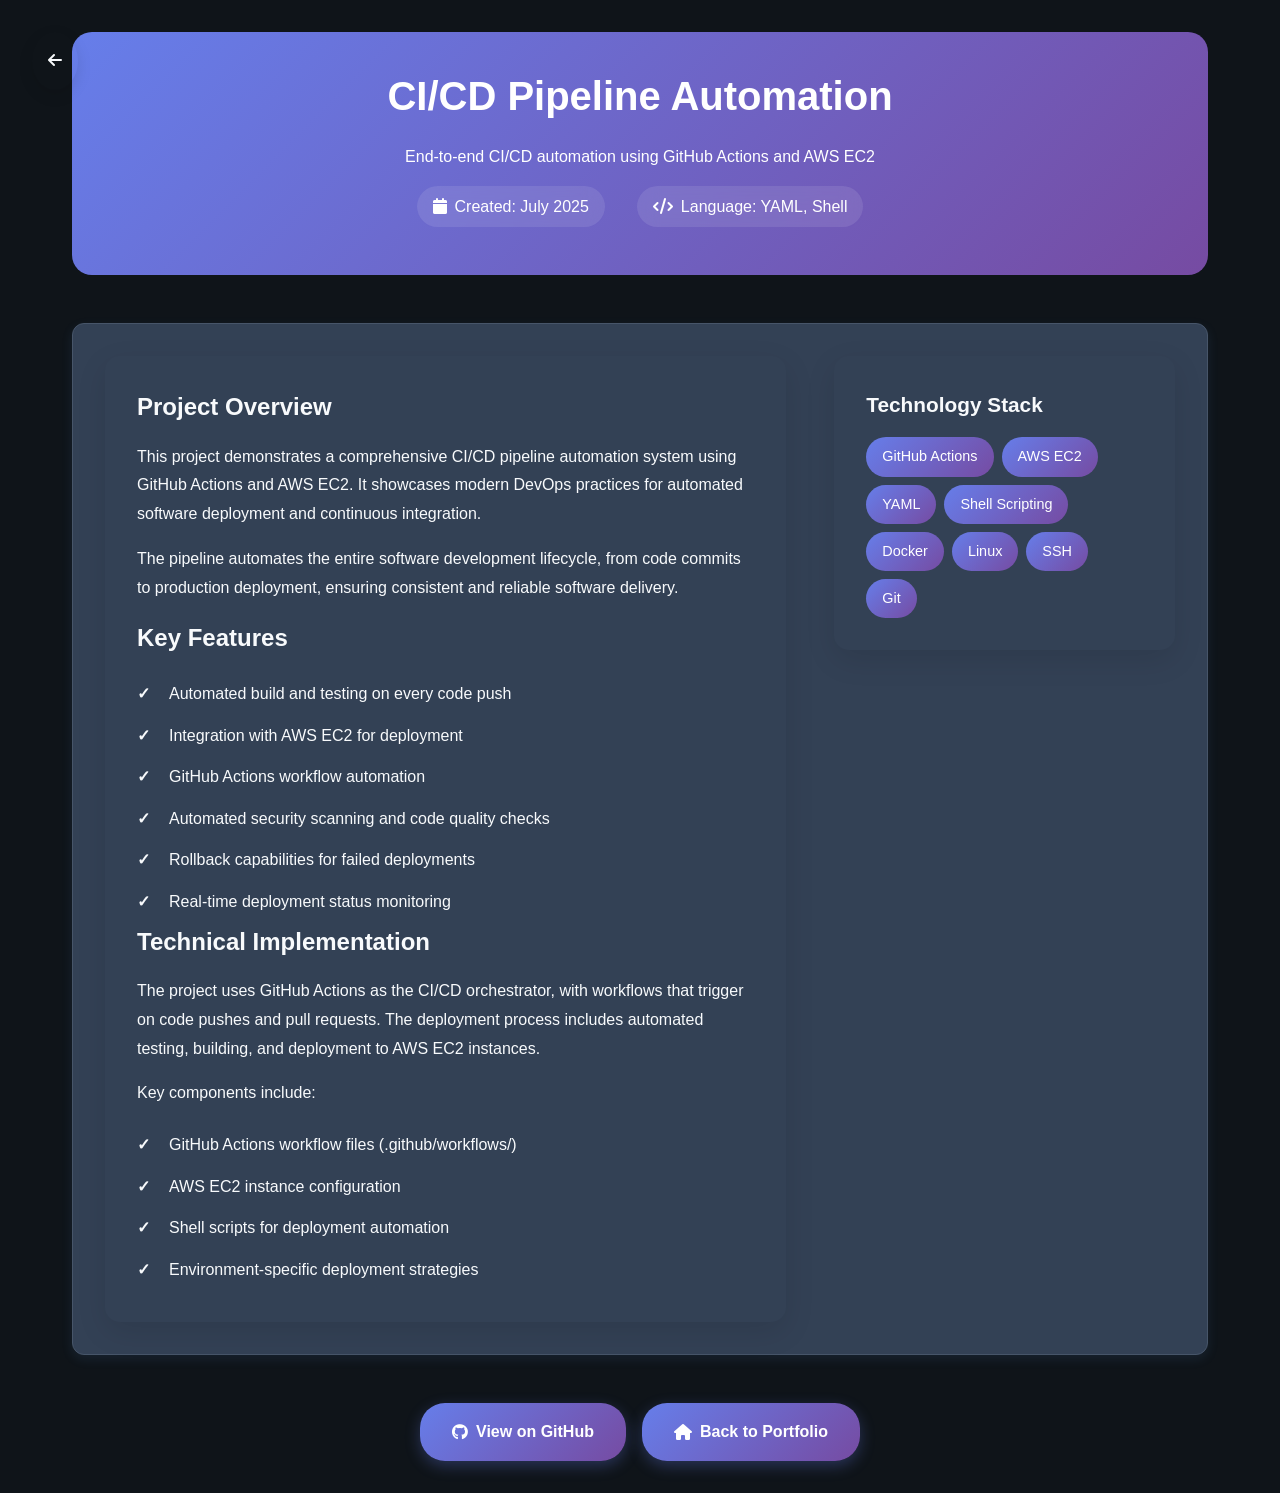
<file: projects/ci-cd-project.html>
<!DOCTYPE html>
<html lang="en">
<head>
    <meta charset="UTF-8">
    <meta name="viewport" content="width=device-width, initial-scale=1.0">
    <title>CI/CD Pipeline Automation - Manikanth Banka</title>
    <link rel="stylesheet" href="../style.css">
    <link rel="stylesheet" href="https://cdnjs.cloudflare.com/ajax/libs/font-awesome/6.0.0/css/all.min.css">
    <link href="https://fonts.googleapis.com/css2?family=Poppins:wght@400;500;600;700;800;900&display=swap" rel="stylesheet">
    <style>
        .project-detail {
            max-width: 1200px;
            margin: 0 auto;
            padding: 2rem;
        }
        
        .project-header {
            text-align: center;
            margin-bottom: 3rem;
            padding: 2rem;
            background: linear-gradient(135deg, #667eea 0%, #764ba2 100%);
            border-radius: 20px;
            color: white;
        }
        
        .project-header h1 {
            font-size: 2.5rem;
            margin-bottom: 1rem;
            font-weight: 700;
        }
        
        .project-meta {
            display: flex;
            justify-content: center;
            gap: 2rem;
            flex-wrap: wrap;
            margin-top: 1rem;
        }
        
        .meta-item {
            display: flex;
            align-items: center;
            gap: 0.5rem;
            background: rgba(255, 255, 255, 0.1);
            padding: 0.5rem 1rem;
            border-radius: 25px;
            backdrop-filter: blur(10px);
        }
        
        .project-content {
            display: grid;
            grid-template-columns: 2fr 1fr;
            gap: 3rem;
            margin-bottom: 3rem;
        }
        
        .project-description {
            background: var(--card-bg);
            padding: 2rem;
            border-radius: 15px;
            box-shadow: 0 10px 30px rgba(0, 0, 0, 0.1);
        }
        
        .project-description h2 {
            color: var(--primary-color);
            margin-bottom: 1rem;
            font-size: 1.5rem;
        }
        
        .project-description p {
            line-height: 1.8;
            margin-bottom: 1rem;
            color: var(--text-color);
        }
        
        .tech-stack {
            background: var(--card-bg);
            padding: 2rem;
            border-radius: 15px;
            box-shadow: 0 10px 30px rgba(0, 0, 0, 0.1);
            height: fit-content;
        }
        
        .tech-stack h3 {
            color: var(--primary-color);
            margin-bottom: 1rem;
            font-size: 1.3rem;
        }
        
        .tech-list {
            display: flex;
            flex-wrap: wrap;
            gap: 0.5rem;
        }
        
        .tech-tag {
            background: linear-gradient(135deg, #667eea 0%, #764ba2 100%);
            color: white;
            padding: 0.5rem 1rem;
            border-radius: 20px;
            font-size: 0.9rem;
            font-weight: 500;
        }
        
        .project-features {
            background: var(--card-bg);
            padding: 2rem;
            border-radius: 15px;
            box-shadow: 0 10px 30px rgba(0, 0, 0, 0.1);
            margin-bottom: 2rem;
        }
        
        .project-features h3 {
            color: var(--primary-color);
            margin-bottom: 1rem;
            font-size: 1.3rem;
        }
        
        .features-list {
            list-style: none;
            padding: 0;
        }
        
        .features-list li {
            padding: 0.5rem 0;
            color: var(--text-color);
            position: relative;
            padding-left: 2rem;
        }
        
        .features-list li::before {
            content: "✓";
            position: absolute;
            left: 0;
            color: var(--primary-color);
            font-weight: bold;
        }
        
        .project-links {
            display: flex;
            gap: 1rem;
            justify-content: center;
            margin-top: 2rem;
        }
        
        .project-btn {
            display: inline-flex;
            align-items: center;
            gap: 0.5rem;
            padding: 1rem 2rem;
            background: linear-gradient(135deg, #667eea 0%, #764ba2 100%);
            color: white;
            text-decoration: none;
            border-radius: 25px;
            font-weight: 600;
            transition: all 0.3s ease;
            box-shadow: 0 5px 15px rgba(102, 126, 234, 0.3);
        }
        
        .project-btn:hover {
            transform: translateY(-2px);
            box-shadow: 0 8px 25px rgba(102, 126, 234, 0.4);
        }
        
        .back-btn {
            position: fixed;
            top: 2rem;
            left: 2rem;
            background: var(--card-bg);
            color: var(--text-color);
            padding: 1rem;
            border-radius: 50%;
            text-decoration: none;
            box-shadow: 0 5px 15px rgba(0, 0, 0, 0.1);
            transition: all 0.3s ease;
        }
        
        .back-btn:hover {
            background: var(--primary-color);
            color: white;
            transform: scale(1.1);
        }
        
        @media (max-width: 768px) {
            .project-content {
                grid-template-columns: 1fr;
                gap: 2rem;
            }
            
            .project-header h1 {
                font-size: 2rem;
            }
            
            .project-meta {
                flex-direction: column;
                align-items: center;
            }
        }
    </style>
</head>
<body>
    <a href="../index.html" class="back-btn">
        <i class="fas fa-arrow-left"></i>
    </a>
    
    <div class="project-detail">
        <div class="project-header">
            <h1>CI/CD Pipeline Automation</h1>
            <p>End-to-end CI/CD automation using GitHub Actions and AWS EC2</p>
            <div class="project-meta">
                <div class="meta-item">
                    <i class="fas fa-calendar"></i>
                    <span>Created: July 2025</span>
                </div>
                <div class="meta-item">
                    <i class="fas fa-code"></i>
                    <span>Language: YAML, Shell</span>
                </div>

            </div>
        </div>
        
        <div class="project-content">
            <div class="project-description">
                <h2>Project Overview</h2>
                <p>This project demonstrates a comprehensive CI/CD pipeline automation system using GitHub Actions and AWS EC2. It showcases modern DevOps practices for automated software deployment and continuous integration.</p>
                
                <p>The pipeline automates the entire software development lifecycle, from code commits to production deployment, ensuring consistent and reliable software delivery.</p>
                
                <h2>Key Features</h2>
                <ul class="features-list">
                    <li>Automated build and testing on every code push</li>
                    <li>Integration with AWS EC2 for deployment</li>
                    <li>GitHub Actions workflow automation</li>
                    <li>Automated security scanning and code quality checks</li>
                    <li>Rollback capabilities for failed deployments</li>
                    <li>Real-time deployment status monitoring</li>
                </ul>
                
                <h2>Technical Implementation</h2>
                <p>The project uses GitHub Actions as the CI/CD orchestrator, with workflows that trigger on code pushes and pull requests. The deployment process includes automated testing, building, and deployment to AWS EC2 instances.</p>
                
                <p>Key components include:</p>
                <ul class="features-list">
                    <li>GitHub Actions workflow files (.github/workflows/)</li>
                    <li>AWS EC2 instance configuration</li>
                    <li>Shell scripts for deployment automation</li>
                    <li>Environment-specific deployment strategies</li>
                </ul>
            </div>
            
            <div class="tech-stack">
                <h3>Technology Stack</h3>
                <div class="tech-list">
                    <span class="tech-tag">GitHub Actions</span>
                    <span class="tech-tag">AWS EC2</span>
                    <span class="tech-tag">YAML</span>
                    <span class="tech-tag">Shell Scripting</span>
                    <span class="tech-tag">Docker</span>
                    <span class="tech-tag">Linux</span>
                    <span class="tech-tag">SSH</span>
                    <span class="tech-tag">Git</span>
                </div>
                

            </div>
        </div>
        
        <div class="project-links">
            <a href="https://github.com/Manikanth1707/CI-CD_project" class="project-btn" target="_blank">
                <i class="fab fa-github"></i>
                View on GitHub
            </a>
            <a href="../index.html" class="project-btn">
                <i class="fas fa-home"></i>
                Back to Portfolio
            </a>
        </div>
    </div>
</body>
</html>
</file>
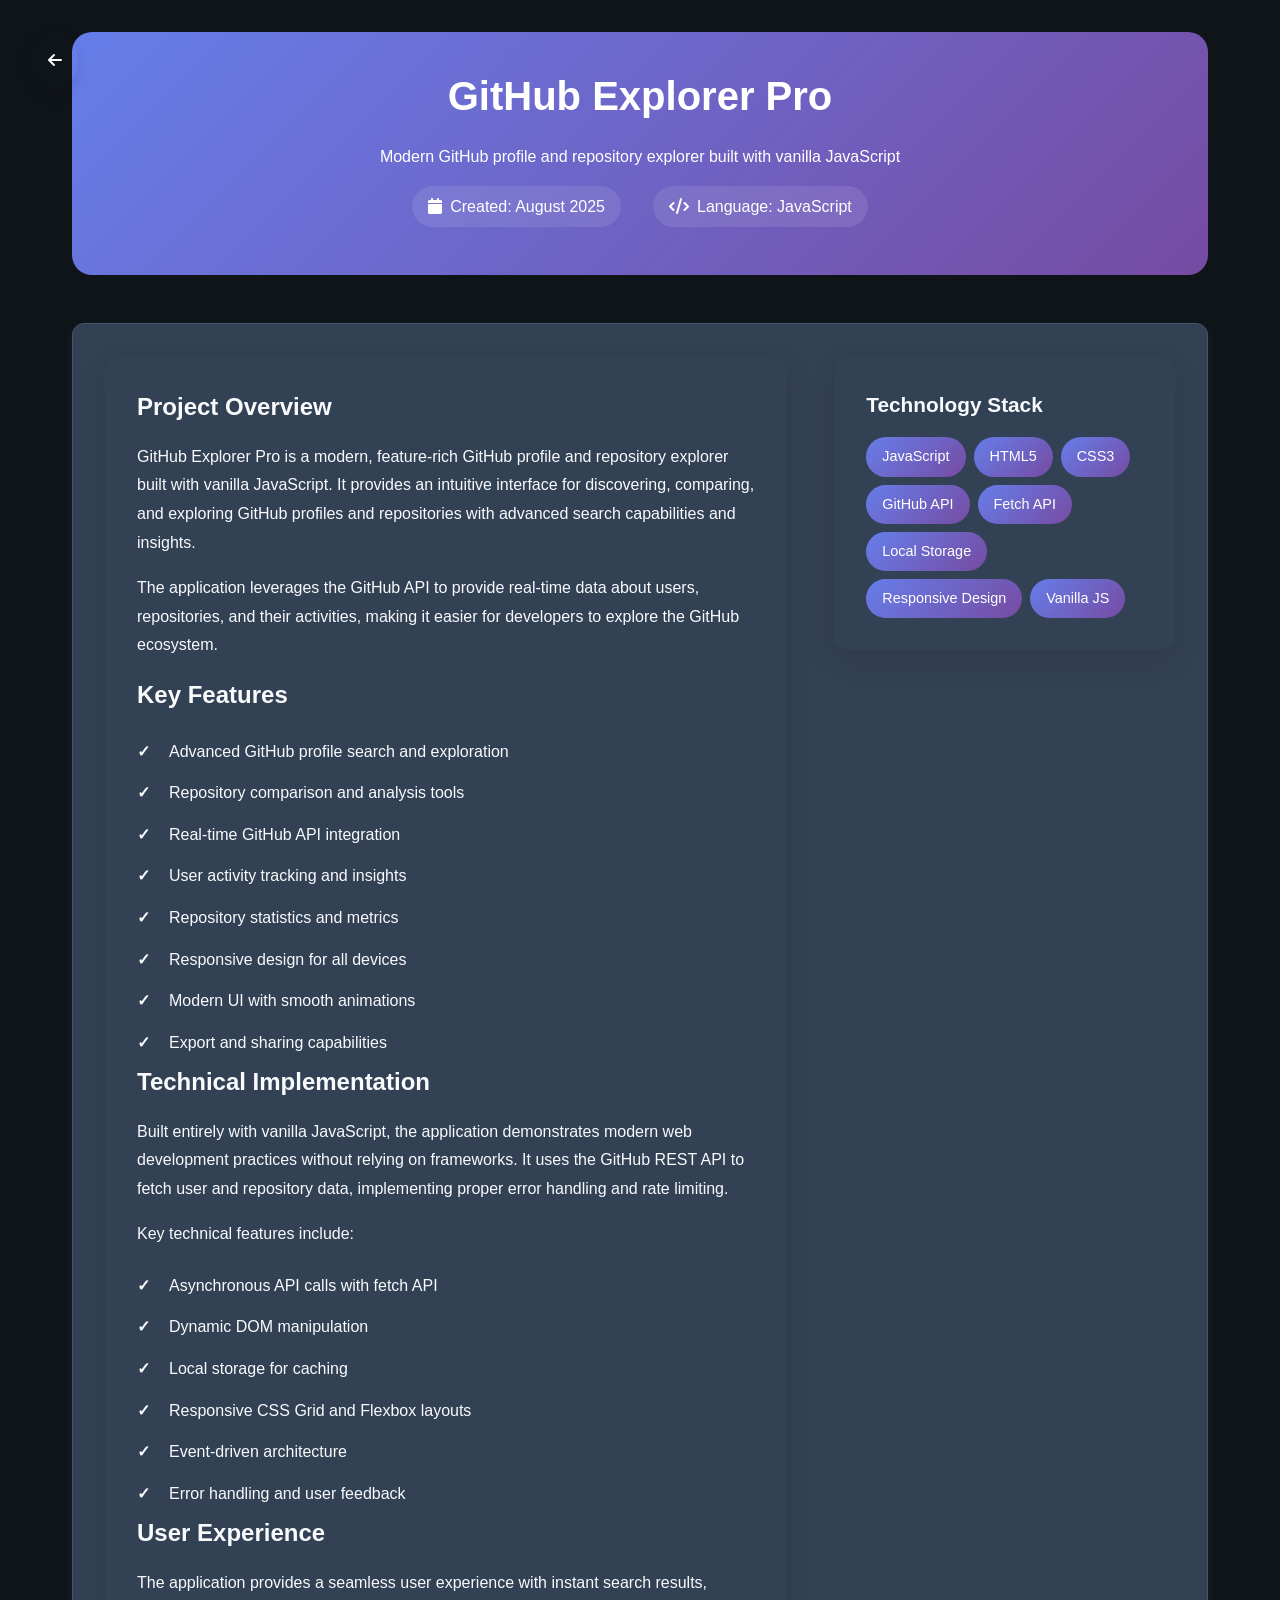
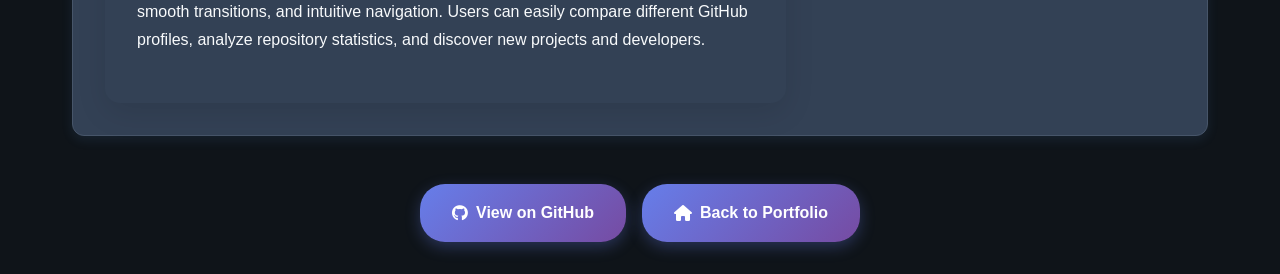
<file: projects/github-explorer.html>
<!DOCTYPE html>
<html lang="en">
<head>
    <meta charset="UTF-8">
    <meta name="viewport" content="width=device-width, initial-scale=1.0">
    <title>GitHub Explorer Pro - Manikanth Banka</title>
    <link rel="stylesheet" href="../style.css">
    <link rel="stylesheet" href="https://cdnjs.cloudflare.com/ajax/libs/font-awesome/6.0.0/css/all.min.css">
    <link href="https://fonts.googleapis.com/css2?family=Poppins:wght@400;500;600;700;800;900&display=swap" rel="stylesheet">
    <style>
        .project-detail {
            max-width: 1200px;
            margin: 0 auto;
            padding: 2rem;
        }
        
        .project-header {
            text-align: center;
            margin-bottom: 3rem;
            padding: 2rem;
            background: linear-gradient(135deg, #667eea 0%, #764ba2 100%);
            border-radius: 20px;
            color: white;
        }
        
        .project-header h1 {
            font-size: 2.5rem;
            margin-bottom: 1rem;
            font-weight: 700;
        }
        
        .project-meta {
            display: flex;
            justify-content: center;
            gap: 2rem;
            flex-wrap: wrap;
            margin-top: 1rem;
        }
        
        .meta-item {
            display: flex;
            align-items: center;
            gap: 0.5rem;
            background: rgba(255, 255, 255, 0.1);
            padding: 0.5rem 1rem;
            border-radius: 25px;
            backdrop-filter: blur(10px);
        }
        
        .project-content {
            display: grid;
            grid-template-columns: 2fr 1fr;
            gap: 3rem;
            margin-bottom: 3rem;
        }
        
        .project-description {
            background: var(--card-bg);
            padding: 2rem;
            border-radius: 15px;
            box-shadow: 0 10px 30px rgba(0, 0, 0, 0.1);
        }
        
        .project-description h2 {
            color: var(--primary-color);
            margin-bottom: 1rem;
            font-size: 1.5rem;
        }
        
        .project-description p {
            line-height: 1.8;
            margin-bottom: 1rem;
            color: var(--text-color);
        }
        
        .tech-stack {
            background: var(--card-bg);
            padding: 2rem;
            border-radius: 15px;
            box-shadow: 0 10px 30px rgba(0, 0, 0, 0.1);
            height: fit-content;
        }
        
        .tech-stack h3 {
            color: var(--primary-color);
            margin-bottom: 1rem;
            font-size: 1.3rem;
        }
        
        .tech-list {
            display: flex;
            flex-wrap: wrap;
            gap: 0.5rem;
        }
        
        .tech-tag {
            background: linear-gradient(135deg, #667eea 0%, #764ba2 100%);
            color: white;
            padding: 0.5rem 1rem;
            border-radius: 20px;
            font-size: 0.9rem;
            font-weight: 500;
        }
        
        .features-list {
            list-style: none;
            padding: 0;
        }
        
        .features-list li {
            padding: 0.5rem 0;
            color: var(--text-color);
            position: relative;
            padding-left: 2rem;
        }
        
        .features-list li::before {
            content: "✓";
            position: absolute;
            left: 0;
            color: var(--primary-color);
            font-weight: bold;
        }
        
        .project-links {
            display: flex;
            gap: 1rem;
            justify-content: center;
            margin-top: 2rem;
        }
        
        .project-btn {
            display: inline-flex;
            align-items: center;
            gap: 0.5rem;
            padding: 1rem 2rem;
            background: linear-gradient(135deg, #667eea 0%, #764ba2 100%);
            color: white;
            text-decoration: none;
            border-radius: 25px;
            font-weight: 600;
            transition: all 0.3s ease;
            box-shadow: 0 5px 15px rgba(102, 126, 234, 0.3);
        }
        
        .project-btn:hover {
            transform: translateY(-2px);
            box-shadow: 0 8px 25px rgba(102, 126, 234, 0.4);
        }
        
        .back-btn {
            position: fixed;
            top: 2rem;
            left: 2rem;
            background: var(--card-bg);
            color: var(--text-color);
            padding: 1rem;
            border-radius: 50%;
            text-decoration: none;
            box-shadow: 0 5px 15px rgba(0, 0, 0, 0.1);
            transition: all 0.3s ease;
        }
        
        .back-btn:hover {
            background: var(--primary-color);
            color: white;
            transform: scale(1.1);
        }
        
        @media (max-width: 768px) {
            .project-content {
                grid-template-columns: 1fr;
                gap: 2rem;
            }
            
            .project-header h1 {
                font-size: 2rem;
            }
            
            .project-meta {
                flex-direction: column;
                align-items: center;
            }
        }
    </style>
</head>
<body>
    <a href="../index.html" class="back-btn">
        <i class="fas fa-arrow-left"></i>
    </a>
    
    <div class="project-detail">
        <div class="project-header">
            <h1>GitHub Explorer Pro</h1>
            <p>Modern GitHub profile and repository explorer built with vanilla JavaScript</p>
            <div class="project-meta">
                <div class="meta-item">
                    <i class="fas fa-calendar"></i>
                    <span>Created: August 2025</span>
                </div>
                <div class="meta-item">
                    <i class="fas fa-code"></i>
                    <span>Language: JavaScript</span>
                </div>

            </div>
        </div>
        
        <div class="project-content">
            <div class="project-description">
                <h2>Project Overview</h2>
                <p>GitHub Explorer Pro is a modern, feature-rich GitHub profile and repository explorer built with vanilla JavaScript. It provides an intuitive interface for discovering, comparing, and exploring GitHub profiles and repositories with advanced search capabilities and insights.</p>
                
                <p>The application leverages the GitHub API to provide real-time data about users, repositories, and their activities, making it easier for developers to explore the GitHub ecosystem.</p>
                
                <h2>Key Features</h2>
                <ul class="features-list">
                    <li>Advanced GitHub profile search and exploration</li>
                    <li>Repository comparison and analysis tools</li>
                    <li>Real-time GitHub API integration</li>
                    <li>User activity tracking and insights</li>
                    <li>Repository statistics and metrics</li>
                    <li>Responsive design for all devices</li>
                    <li>Modern UI with smooth animations</li>
                    <li>Export and sharing capabilities</li>
                </ul>
                
                <h2>Technical Implementation</h2>
                <p>Built entirely with vanilla JavaScript, the application demonstrates modern web development practices without relying on frameworks. It uses the GitHub REST API to fetch user and repository data, implementing proper error handling and rate limiting.</p>
                
                <p>Key technical features include:</p>
                <ul class="features-list">
                    <li>Asynchronous API calls with fetch API</li>
                    <li>Dynamic DOM manipulation</li>
                    <li>Local storage for caching</li>
                    <li>Responsive CSS Grid and Flexbox layouts</li>
                    <li>Event-driven architecture</li>
                    <li>Error handling and user feedback</li>
                </ul>
                
                <h2>User Experience</h2>
                <p>The application provides a seamless user experience with instant search results, smooth transitions, and intuitive navigation. Users can easily compare different GitHub profiles, analyze repository statistics, and discover new projects and developers.</p>
            </div>
            
            <div class="tech-stack">
                <h3>Technology Stack</h3>
                <div class="tech-list">
                    <span class="tech-tag">JavaScript</span>
                    <span class="tech-tag">HTML5</span>
                    <span class="tech-tag">CSS3</span>
                    <span class="tech-tag">GitHub API</span>
                    <span class="tech-tag">Fetch API</span>
                    <span class="tech-tag">Local Storage</span>
                    <span class="tech-tag">Responsive Design</span>
                    <span class="tech-tag">Vanilla JS</span>
                </div>
                

            </div>
        </div>
        
        <div class="project-links">
            <a href="https://github.com/Manikanth1707/GITHUB-EXPLORER" class="project-btn" target="_blank">
                <i class="fab fa-github"></i>
                View on GitHub
            </a>
            <a href="../index.html" class="project-btn">
                <i class="fas fa-home"></i>
                Back to Portfolio
            </a>
        </div>
    </div>
</body>
</html>
</file>
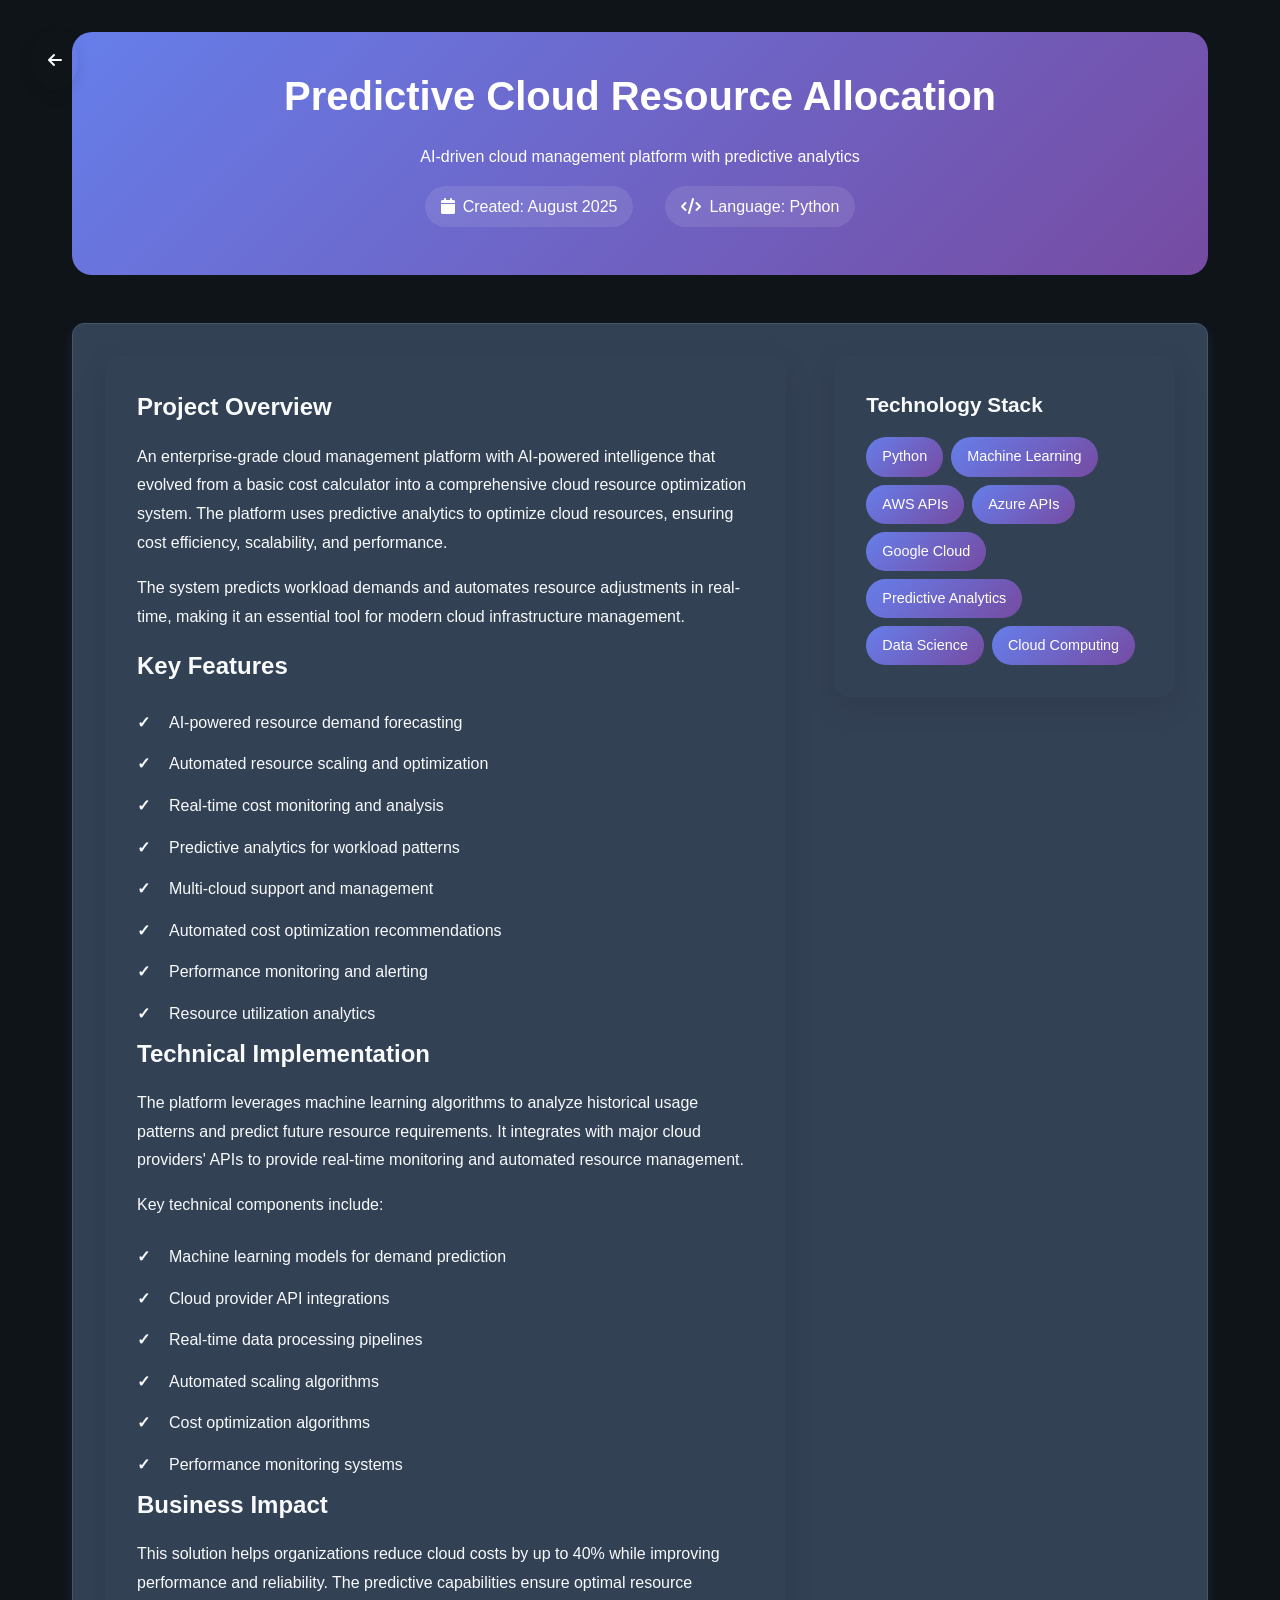
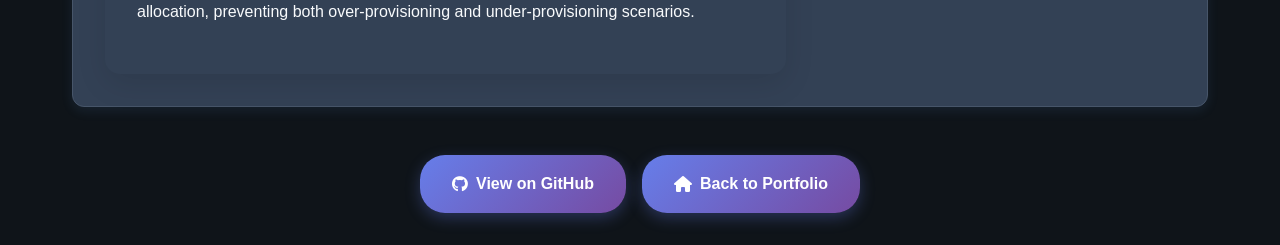
<file: projects/predictive-cloud-resource.html>
<!DOCTYPE html>
<html lang="en">
<head>
    <meta charset="UTF-8">
    <meta name="viewport" content="width=device-width, initial-scale=1.0">
    <title>Predictive Cloud Resource Allocation - Manikanth Banka</title>
    <link rel="stylesheet" href="../style.css">
    <link rel="stylesheet" href="https://cdnjs.cloudflare.com/ajax/libs/font-awesome/6.0.0/css/all.min.css">
    <link href="https://fonts.googleapis.com/css2?family=Poppins:wght@400;500;600;700;800;900&display=swap" rel="stylesheet">
    <style>
        .project-detail {
            max-width: 1200px;
            margin: 0 auto;
            padding: 2rem;
        }
        
        .project-header {
            text-align: center;
            margin-bottom: 3rem;
            padding: 2rem;
            background: linear-gradient(135deg, #667eea 0%, #764ba2 100%);
            border-radius: 20px;
            color: white;
        }
        
        .project-header h1 {
            font-size: 2.5rem;
            margin-bottom: 1rem;
            font-weight: 700;
        }
        
        .project-meta {
            display: flex;
            justify-content: center;
            gap: 2rem;
            flex-wrap: wrap;
            margin-top: 1rem;
        }
        
        .meta-item {
            display: flex;
            align-items: center;
            gap: 0.5rem;
            background: rgba(255, 255, 255, 0.1);
            padding: 0.5rem 1rem;
            border-radius: 25px;
            backdrop-filter: blur(10px);
        }
        
        .project-content {
            display: grid;
            grid-template-columns: 2fr 1fr;
            gap: 3rem;
            margin-bottom: 3rem;
        }
        
        .project-description {
            background: var(--card-bg);
            padding: 2rem;
            border-radius: 15px;
            box-shadow: 0 10px 30px rgba(0, 0, 0, 0.1);
        }
        
        .project-description h2 {
            color: var(--primary-color);
            margin-bottom: 1rem;
            font-size: 1.5rem;
        }
        
        .project-description p {
            line-height: 1.8;
            margin-bottom: 1rem;
            color: var(--text-color);
        }
        
        .tech-stack {
            background: var(--card-bg);
            padding: 2rem;
            border-radius: 15px;
            box-shadow: 0 10px 30px rgba(0, 0, 0, 0.1);
            height: fit-content;
        }
        
        .tech-stack h3 {
            color: var(--primary-color);
            margin-bottom: 1rem;
            font-size: 1.3rem;
        }
        
        .tech-list {
            display: flex;
            flex-wrap: wrap;
            gap: 0.5rem;
        }
        
        .tech-tag {
            background: linear-gradient(135deg, #667eea 0%, #764ba2 100%);
            color: white;
            padding: 0.5rem 1rem;
            border-radius: 20px;
            font-size: 0.9rem;
            font-weight: 500;
        }
        
        .features-list {
            list-style: none;
            padding: 0;
        }
        
        .features-list li {
            padding: 0.5rem 0;
            color: var(--text-color);
            position: relative;
            padding-left: 2rem;
        }
        
        .features-list li::before {
            content: "✓";
            position: absolute;
            left: 0;
            color: var(--primary-color);
            font-weight: bold;
        }
        
        .project-links {
            display: flex;
            gap: 1rem;
            justify-content: center;
            margin-top: 2rem;
        }
        
        .project-btn {
            display: inline-flex;
            align-items: center;
            gap: 0.5rem;
            padding: 1rem 2rem;
            background: linear-gradient(135deg, #667eea 0%, #764ba2 100%);
            color: white;
            text-decoration: none;
            border-radius: 25px;
            font-weight: 600;
            transition: all 0.3s ease;
            box-shadow: 0 5px 15px rgba(102, 126, 234, 0.3);
        }
        
        .project-btn:hover {
            transform: translateY(-2px);
            box-shadow: 0 8px 25px rgba(102, 126, 234, 0.4);
        }
        
        .back-btn {
            position: fixed;
            top: 2rem;
            left: 2rem;
            background: var(--card-bg);
            color: var(--text-color);
            padding: 1rem;
            border-radius: 50%;
            text-decoration: none;
            box-shadow: 0 5px 15px rgba(0, 0, 0, 0.1);
            transition: all 0.3s ease;
        }
        
        .back-btn:hover {
            background: var(--primary-color);
            color: white;
            transform: scale(1.1);
        }
        
        @media (max-width: 768px) {
            .project-content {
                grid-template-columns: 1fr;
                gap: 2rem;
            }
            
            .project-header h1 {
                font-size: 2rem;
            }
            
            .project-meta {
                flex-direction: column;
                align-items: center;
            }
        }
    </style>
</head>
<body>
    <a href="../index.html" class="back-btn">
        <i class="fas fa-arrow-left"></i>
    </a>
    
    <div class="project-detail">
        <div class="project-header">
            <h1>Predictive Cloud Resource Allocation</h1>
            <p>AI-driven cloud management platform with predictive analytics</p>
            <div class="project-meta">
                <div class="meta-item">
                    <i class="fas fa-calendar"></i>
                    <span>Created: August 2025</span>
                </div>
                <div class="meta-item">
                    <i class="fas fa-code"></i>
                    <span>Language: Python</span>
                </div>

            </div>
        </div>
        
        <div class="project-content">
            <div class="project-description">
                <h2>Project Overview</h2>
                <p>An enterprise-grade cloud management platform with AI-powered intelligence that evolved from a basic cost calculator into a comprehensive cloud resource optimization system. The platform uses predictive analytics to optimize cloud resources, ensuring cost efficiency, scalability, and performance.</p>
                
                <p>The system predicts workload demands and automates resource adjustments in real-time, making it an essential tool for modern cloud infrastructure management.</p>
                
                <h2>Key Features</h2>
                <ul class="features-list">
                    <li>AI-powered resource demand forecasting</li>
                    <li>Automated resource scaling and optimization</li>
                    <li>Real-time cost monitoring and analysis</li>
                    <li>Predictive analytics for workload patterns</li>
                    <li>Multi-cloud support and management</li>
                    <li>Automated cost optimization recommendations</li>
                    <li>Performance monitoring and alerting</li>
                    <li>Resource utilization analytics</li>
                </ul>
                
                <h2>Technical Implementation</h2>
                <p>The platform leverages machine learning algorithms to analyze historical usage patterns and predict future resource requirements. It integrates with major cloud providers' APIs to provide real-time monitoring and automated resource management.</p>
                
                <p>Key technical components include:</p>
                <ul class="features-list">
                    <li>Machine learning models for demand prediction</li>
                    <li>Cloud provider API integrations</li>
                    <li>Real-time data processing pipelines</li>
                    <li>Automated scaling algorithms</li>
                    <li>Cost optimization algorithms</li>
                    <li>Performance monitoring systems</li>
                </ul>
                
                <h2>Business Impact</h2>
                <p>This solution helps organizations reduce cloud costs by up to 40% while improving performance and reliability. The predictive capabilities ensure optimal resource allocation, preventing both over-provisioning and under-provisioning scenarios.</p>
            </div>
            
            <div class="tech-stack">
                <h3>Technology Stack</h3>
                <div class="tech-list">
                    <span class="tech-tag">Python</span>
                    <span class="tech-tag">Machine Learning</span>
                    <span class="tech-tag">AWS APIs</span>
                    <span class="tech-tag">Azure APIs</span>
                    <span class="tech-tag">Google Cloud</span>
                    <span class="tech-tag">Predictive Analytics</span>
                    <span class="tech-tag">Data Science</span>
                    <span class="tech-tag">Cloud Computing</span>
                </div>
                

            </div>
        </div>
        
        <div class="project-links">
            <a href="https://github.com/Manikanth1707/Predictive-Cloud-Resource-Allocation-with_AI" class="project-btn" target="_blank">
                <i class="fab fa-github"></i>
                View on GitHub
            </a>
            <a href="../index.html" class="project-btn">
                <i class="fas fa-home"></i>
                Back to Portfolio
            </a>
        </div>
    </div>
</body>
</html>
</file>
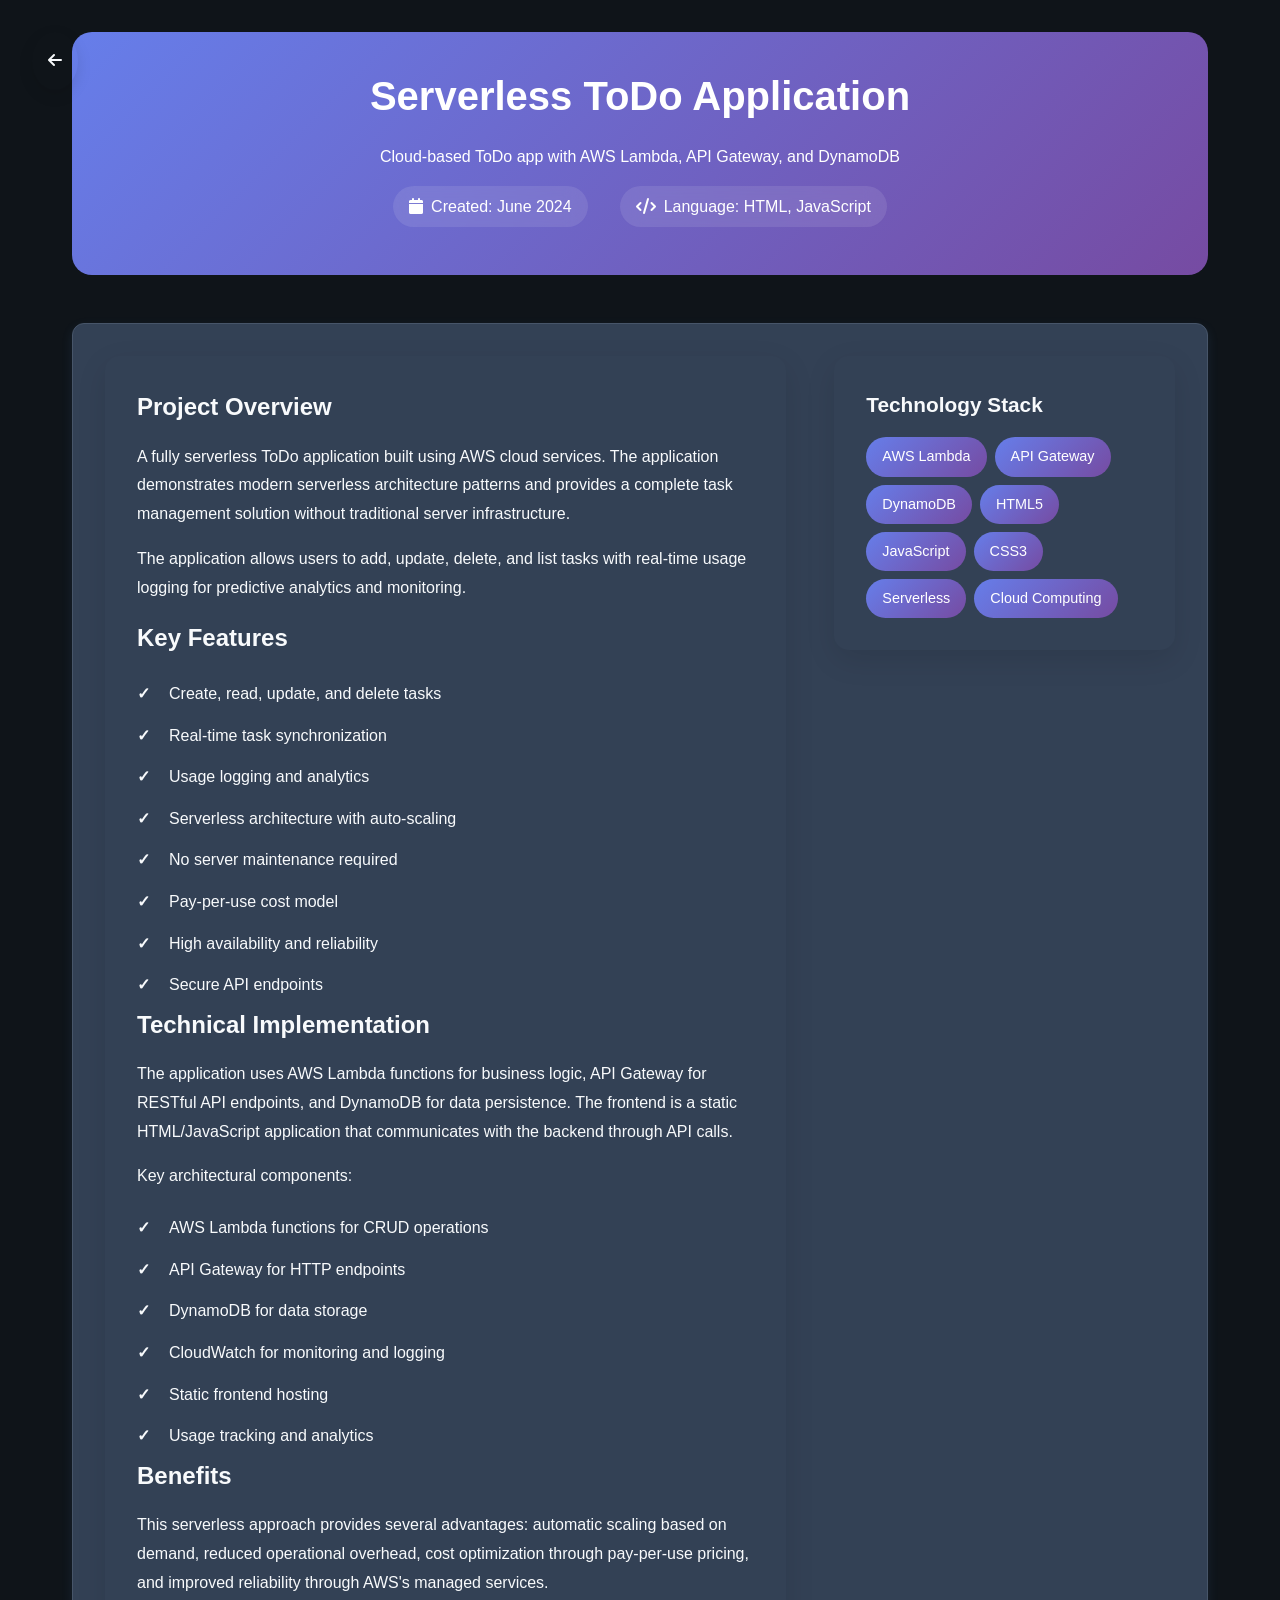
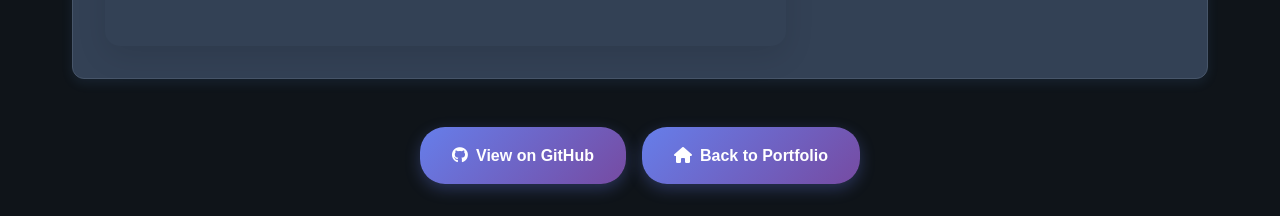
<file: projects/serverless-todo.html>
<!DOCTYPE html>
<html lang="en">
<head>
    <meta charset="UTF-8">
    <meta name="viewport" content="width=device-width, initial-scale=1.0">
    <title>Serverless ToDo Application - Manikanth Banka</title>
    <link rel="stylesheet" href="../style.css">
    <link rel="stylesheet" href="https://cdnjs.cloudflare.com/ajax/libs/font-awesome/6.0.0/css/all.min.css">
    <link href="https://fonts.googleapis.com/css2?family=Poppins:wght@400;500;600;700;800;900&display=swap" rel="stylesheet">
    <style>
        .project-detail {
            max-width: 1200px;
            margin: 0 auto;
            padding: 2rem;
        }
        
        .project-header {
            text-align: center;
            margin-bottom: 3rem;
            padding: 2rem;
            background: linear-gradient(135deg, #667eea 0%, #764ba2 100%);
            border-radius: 20px;
            color: white;
        }
        
        .project-header h1 {
            font-size: 2.5rem;
            margin-bottom: 1rem;
            font-weight: 700;
        }
        
        .project-meta {
            display: flex;
            justify-content: center;
            gap: 2rem;
            flex-wrap: wrap;
            margin-top: 1rem;
        }
        
        .meta-item {
            display: flex;
            align-items: center;
            gap: 0.5rem;
            background: rgba(255, 255, 255, 0.1);
            padding: 0.5rem 1rem;
            border-radius: 25px;
            backdrop-filter: blur(10px);
        }
        
        .project-content {
            display: grid;
            grid-template-columns: 2fr 1fr;
            gap: 3rem;
            margin-bottom: 3rem;
        }
        
        .project-description {
            background: var(--card-bg);
            padding: 2rem;
            border-radius: 15px;
            box-shadow: 0 10px 30px rgba(0, 0, 0, 0.1);
        }
        
        .project-description h2 {
            color: var(--primary-color);
            margin-bottom: 1rem;
            font-size: 1.5rem;
        }
        
        .project-description p {
            line-height: 1.8;
            margin-bottom: 1rem;
            color: var(--text-color);
        }
        
        .tech-stack {
            background: var(--card-bg);
            padding: 2rem;
            border-radius: 15px;
            box-shadow: 0 10px 30px rgba(0, 0, 0, 0.1);
            height: fit-content;
        }
        
        .tech-stack h3 {
            color: var(--primary-color);
            margin-bottom: 1rem;
            font-size: 1.3rem;
        }
        
        .tech-list {
            display: flex;
            flex-wrap: wrap;
            gap: 0.5rem;
        }
        
        .tech-tag {
            background: linear-gradient(135deg, #667eea 0%, #764ba2 100%);
            color: white;
            padding: 0.5rem 1rem;
            border-radius: 20px;
            font-size: 0.9rem;
            font-weight: 500;
        }
        
        .features-list {
            list-style: none;
            padding: 0;
        }
        
        .features-list li {
            padding: 0.5rem 0;
            color: var(--text-color);
            position: relative;
            padding-left: 2rem;
        }
        
        .features-list li::before {
            content: "✓";
            position: absolute;
            left: 0;
            color: var(--primary-color);
            font-weight: bold;
        }
        
        .project-links {
            display: flex;
            gap: 1rem;
            justify-content: center;
            margin-top: 2rem;
        }
        
        .project-btn {
            display: inline-flex;
            align-items: center;
            gap: 0.5rem;
            padding: 1rem 2rem;
            background: linear-gradient(135deg, #667eea 0%, #764ba2 100%);
            color: white;
            text-decoration: none;
            border-radius: 25px;
            font-weight: 600;
            transition: all 0.3s ease;
            box-shadow: 0 5px 15px rgba(102, 126, 234, 0.3);
        }
        
        .project-btn:hover {
            transform: translateY(-2px);
            box-shadow: 0 8px 25px rgba(102, 126, 234, 0.4);
        }
        
        .back-btn {
            position: fixed;
            top: 2rem;
            left: 2rem;
            background: var(--card-bg);
            color: var(--text-color);
            padding: 1rem;
            border-radius: 50%;
            text-decoration: none;
            box-shadow: 0 5px 15px rgba(0, 0, 0, 0.1);
            transition: all 0.3s ease;
        }
        
        .back-btn:hover {
            background: var(--primary-color);
            color: white;
            transform: scale(1.1);
        }
        
        @media (max-width: 768px) {
            .project-content {
                grid-template-columns: 1fr;
                gap: 2rem;
            }
            
            .project-header h1 {
                font-size: 2rem;
            }
            
            .project-meta {
                flex-direction: column;
                align-items: center;
            }
        }
    </style>
</head>
<body>
    <a href="../index.html" class="back-btn">
        <i class="fas fa-arrow-left"></i>
    </a>
    
    <div class="project-detail">
        <div class="project-header">
            <h1>Serverless ToDo Application</h1>
            <p>Cloud-based ToDo app with AWS Lambda, API Gateway, and DynamoDB</p>
            <div class="project-meta">
                <div class="meta-item">
                    <i class="fas fa-calendar"></i>
                    <span>Created: June 2024</span>
                </div>
                <div class="meta-item">
                    <i class="fas fa-code"></i>
                    <span>Language: HTML, JavaScript</span>
                </div>

            </div>
        </div>
        
        <div class="project-content">
            <div class="project-description">
                <h2>Project Overview</h2>
                <p>A fully serverless ToDo application built using AWS cloud services. The application demonstrates modern serverless architecture patterns and provides a complete task management solution without traditional server infrastructure.</p>
                
                <p>The application allows users to add, update, delete, and list tasks with real-time usage logging for predictive analytics and monitoring.</p>
                
                <h2>Key Features</h2>
                <ul class="features-list">
                    <li>Create, read, update, and delete tasks</li>
                    <li>Real-time task synchronization</li>
                    <li>Usage logging and analytics</li>
                    <li>Serverless architecture with auto-scaling</li>
                    <li>No server maintenance required</li>
                    <li>Pay-per-use cost model</li>
                    <li>High availability and reliability</li>
                    <li>Secure API endpoints</li>
                </ul>
                
                <h2>Technical Implementation</h2>
                <p>The application uses AWS Lambda functions for business logic, API Gateway for RESTful API endpoints, and DynamoDB for data persistence. The frontend is a static HTML/JavaScript application that communicates with the backend through API calls.</p>
                
                <p>Key architectural components:</p>
                <ul class="features-list">
                    <li>AWS Lambda functions for CRUD operations</li>
                    <li>API Gateway for HTTP endpoints</li>
                    <li>DynamoDB for data storage</li>
                    <li>CloudWatch for monitoring and logging</li>
                    <li>Static frontend hosting</li>
                    <li>Usage tracking and analytics</li>
                </ul>
                
                <h2>Benefits</h2>
                <p>This serverless approach provides several advantages: automatic scaling based on demand, reduced operational overhead, cost optimization through pay-per-use pricing, and improved reliability through AWS's managed services.</p>
            </div>
            
            <div class="tech-stack">
                <h3>Technology Stack</h3>
                <div class="tech-list">
                    <span class="tech-tag">AWS Lambda</span>
                    <span class="tech-tag">API Gateway</span>
                    <span class="tech-tag">DynamoDB</span>
                    <span class="tech-tag">HTML5</span>
                    <span class="tech-tag">JavaScript</span>
                    <span class="tech-tag">CSS3</span>
                    <span class="tech-tag">Serverless</span>
                    <span class="tech-tag">Cloud Computing</span>
                </div>
                

            </div>
        </div>
        
        <div class="project-links">
            <a href="https://github.com/Manikanth1707/Servelss-Application-using-Cloud" class="project-btn" target="_blank">
                <i class="fab fa-github"></i>
                View on GitHub
            </a>
            <a href="../index.html" class="project-btn">
                <i class="fas fa-home"></i>
                Back to Portfolio
            </a>
        </div>
    </div>
</body>
</html>
</file>
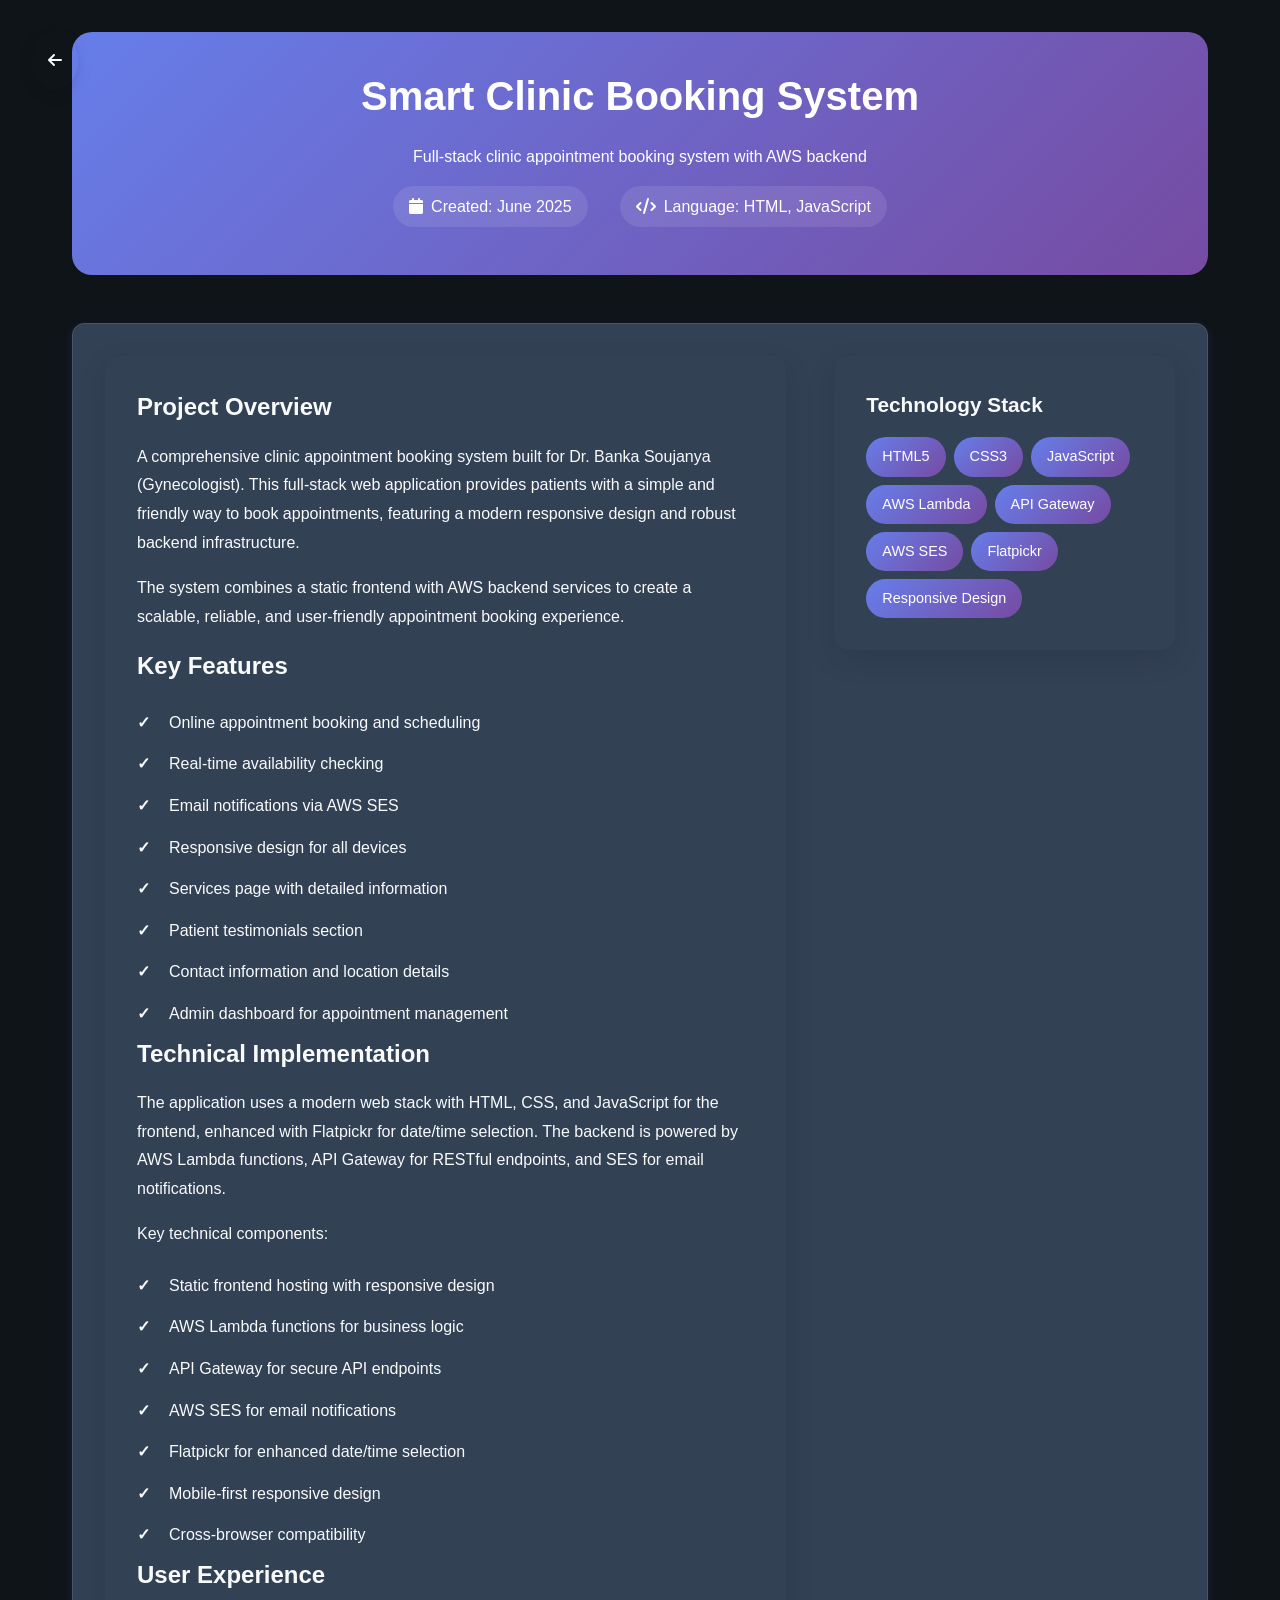
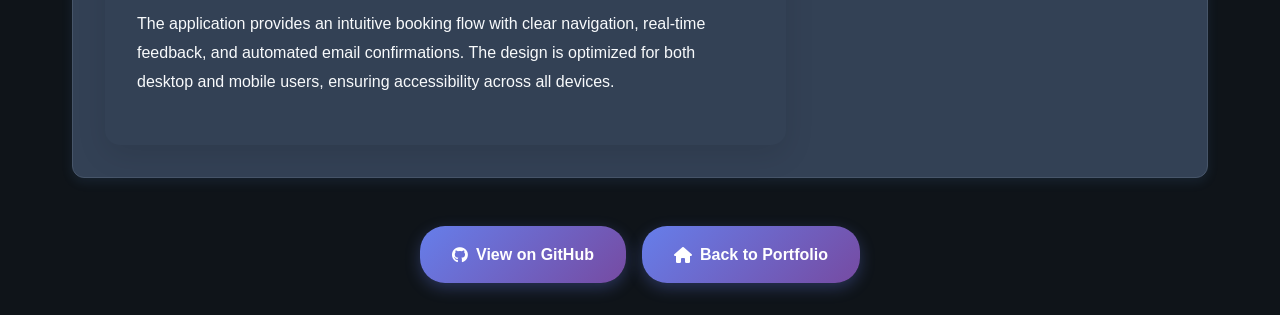
<file: projects/smart-clinic-booking.html>
<!DOCTYPE html>
<html lang="en">
<head>
    <meta charset="UTF-8">
    <meta name="viewport" content="width=device-width, initial-scale=1.0">
    <title>Smart Clinic Booking System - Manikanth Banka</title>
    <link rel="stylesheet" href="../style.css">
    <link rel="stylesheet" href="https://cdnjs.cloudflare.com/ajax/libs/font-awesome/6.0.0/css/all.min.css">
    <link href="https://fonts.googleapis.com/css2?family=Poppins:wght@400;500;600;700;800;900&display=swap" rel="stylesheet">
    <style>
        .project-detail {
            max-width: 1200px;
            margin: 0 auto;
            padding: 2rem;
        }
        
        .project-header {
            text-align: center;
            margin-bottom: 3rem;
            padding: 2rem;
            background: linear-gradient(135deg, #667eea 0%, #764ba2 100%);
            border-radius: 20px;
            color: white;
        }
        
        .project-header h1 {
            font-size: 2.5rem;
            margin-bottom: 1rem;
            font-weight: 700;
        }
        
        .project-meta {
            display: flex;
            justify-content: center;
            gap: 2rem;
            flex-wrap: wrap;
            margin-top: 1rem;
        }
        
        .meta-item {
            display: flex;
            align-items: center;
            gap: 0.5rem;
            background: rgba(255, 255, 255, 0.1);
            padding: 0.5rem 1rem;
            border-radius: 25px;
            backdrop-filter: blur(10px);
        }
        
        .project-content {
            display: grid;
            grid-template-columns: 2fr 1fr;
            gap: 3rem;
            margin-bottom: 3rem;
        }
        
        .project-description {
            background: var(--card-bg);
            padding: 2rem;
            border-radius: 15px;
            box-shadow: 0 10px 30px rgba(0, 0, 0, 0.1);
        }
        
        .project-description h2 {
            color: var(--primary-color);
            margin-bottom: 1rem;
            font-size: 1.5rem;
        }
        
        .project-description p {
            line-height: 1.8;
            margin-bottom: 1rem;
            color: var(--text-color);
        }
        
        .tech-stack {
            background: var(--card-bg);
            padding: 2rem;
            border-radius: 15px;
            box-shadow: 0 10px 30px rgba(0, 0, 0, 0.1);
            height: fit-content;
        }
        
        .tech-stack h3 {
            color: var(--primary-color);
            margin-bottom: 1rem;
            font-size: 1.3rem;
        }
        
        .tech-list {
            display: flex;
            flex-wrap: wrap;
            gap: 0.5rem;
        }
        
        .tech-tag {
            background: linear-gradient(135deg, #667eea 0%, #764ba2 100%);
            color: white;
            padding: 0.5rem 1rem;
            border-radius: 20px;
            font-size: 0.9rem;
            font-weight: 500;
        }
        
        .features-list {
            list-style: none;
            padding: 0;
        }
        
        .features-list li {
            padding: 0.5rem 0;
            color: var(--text-color);
            position: relative;
            padding-left: 2rem;
        }
        
        .features-list li::before {
            content: "✓";
            position: absolute;
            left: 0;
            color: var(--primary-color);
            font-weight: bold;
        }
        
        .project-links {
            display: flex;
            gap: 1rem;
            justify-content: center;
            margin-top: 2rem;
        }
        
        .project-btn {
            display: inline-flex;
            align-items: center;
            gap: 0.5rem;
            padding: 1rem 2rem;
            background: linear-gradient(135deg, #667eea 0%, #764ba2 100%);
            color: white;
            text-decoration: none;
            border-radius: 25px;
            font-weight: 600;
            transition: all 0.3s ease;
            box-shadow: 0 5px 15px rgba(102, 126, 234, 0.3);
        }
        
        .project-btn:hover {
            transform: translateY(-2px);
            box-shadow: 0 8px 25px rgba(102, 126, 234, 0.4);
        }
        
        .back-btn {
            position: fixed;
            top: 2rem;
            left: 2rem;
            background: var(--card-bg);
            color: var(--text-color);
            padding: 1rem;
            border-radius: 50%;
            text-decoration: none;
            box-shadow: 0 5px 15px rgba(0, 0, 0, 0.1);
            transition: all 0.3s ease;
        }
        
        .back-btn:hover {
            background: var(--primary-color);
            color: white;
            transform: scale(1.1);
        }
        
        @media (max-width: 768px) {
            .project-content {
                grid-template-columns: 1fr;
                gap: 2rem;
            }
            
            .project-header h1 {
                font-size: 2rem;
            }
            
            .project-meta {
                flex-direction: column;
                align-items: center;
            }
        }
    </style>
</head>
<body>
    <a href="../index.html" class="back-btn">
        <i class="fas fa-arrow-left"></i>
    </a>
    
    <div class="project-detail">
        <div class="project-header">
            <h1>Smart Clinic Booking System</h1>
            <p>Full-stack clinic appointment booking system with AWS backend</p>
            <div class="project-meta">
                <div class="meta-item">
                    <i class="fas fa-calendar"></i>
                    <span>Created: June 2025</span>
                </div>
                <div class="meta-item">
                    <i class="fas fa-code"></i>
                    <span>Language: HTML, JavaScript</span>
                </div>

            </div>
        </div>
        
        <div class="project-content">
            <div class="project-description">
                <h2>Project Overview</h2>
                <p>A comprehensive clinic appointment booking system built for Dr. Banka Soujanya (Gynecologist). This full-stack web application provides patients with a simple and friendly way to book appointments, featuring a modern responsive design and robust backend infrastructure.</p>
                
                <p>The system combines a static frontend with AWS backend services to create a scalable, reliable, and user-friendly appointment booking experience.</p>
                
                <h2>Key Features</h2>
                <ul class="features-list">
                    <li>Online appointment booking and scheduling</li>
                    <li>Real-time availability checking</li>
                    <li>Email notifications via AWS SES</li>
                    <li>Responsive design for all devices</li>
                    <li>Services page with detailed information</li>
                    <li>Patient testimonials section</li>
                    <li>Contact information and location details</li>
                    <li>Admin dashboard for appointment management</li>
                </ul>
                
                <h2>Technical Implementation</h2>
                <p>The application uses a modern web stack with HTML, CSS, and JavaScript for the frontend, enhanced with Flatpickr for date/time selection. The backend is powered by AWS Lambda functions, API Gateway for RESTful endpoints, and SES for email notifications.</p>
                
                <p>Key technical components:</p>
                <ul class="features-list">
                    <li>Static frontend hosting with responsive design</li>
                    <li>AWS Lambda functions for business logic</li>
                    <li>API Gateway for secure API endpoints</li>
                    <li>AWS SES for email notifications</li>
                    <li>Flatpickr for enhanced date/time selection</li>
                    <li>Mobile-first responsive design</li>
                    <li>Cross-browser compatibility</li>
                </ul>
                
                <h2>User Experience</h2>
                <p>The application provides an intuitive booking flow with clear navigation, real-time feedback, and automated email confirmations. The design is optimized for both desktop and mobile users, ensuring accessibility across all devices.</p>
            </div>
            
            <div class="tech-stack">
                <h3>Technology Stack</h3>
                <div class="tech-list">
                    <span class="tech-tag">HTML5</span>
                    <span class="tech-tag">CSS3</span>
                    <span class="tech-tag">JavaScript</span>
                    <span class="tech-tag">AWS Lambda</span>
                    <span class="tech-tag">API Gateway</span>
                    <span class="tech-tag">AWS SES</span>
                    <span class="tech-tag">Flatpickr</span>
                    <span class="tech-tag">Responsive Design</span>
                </div>
                

            </div>
        </div>
        
        <div class="project-links">
            <a href="https://github.com/Manikanth1707/smart-clinic-booking" class="project-btn" target="_blank">
                <i class="fab fa-github"></i>
                View on GitHub
            </a>
            <a href="../index.html" class="project-btn">
                <i class="fas fa-home"></i>
                Back to Portfolio
            </a>
        </div>
    </div>
</body>
</html>
</file>
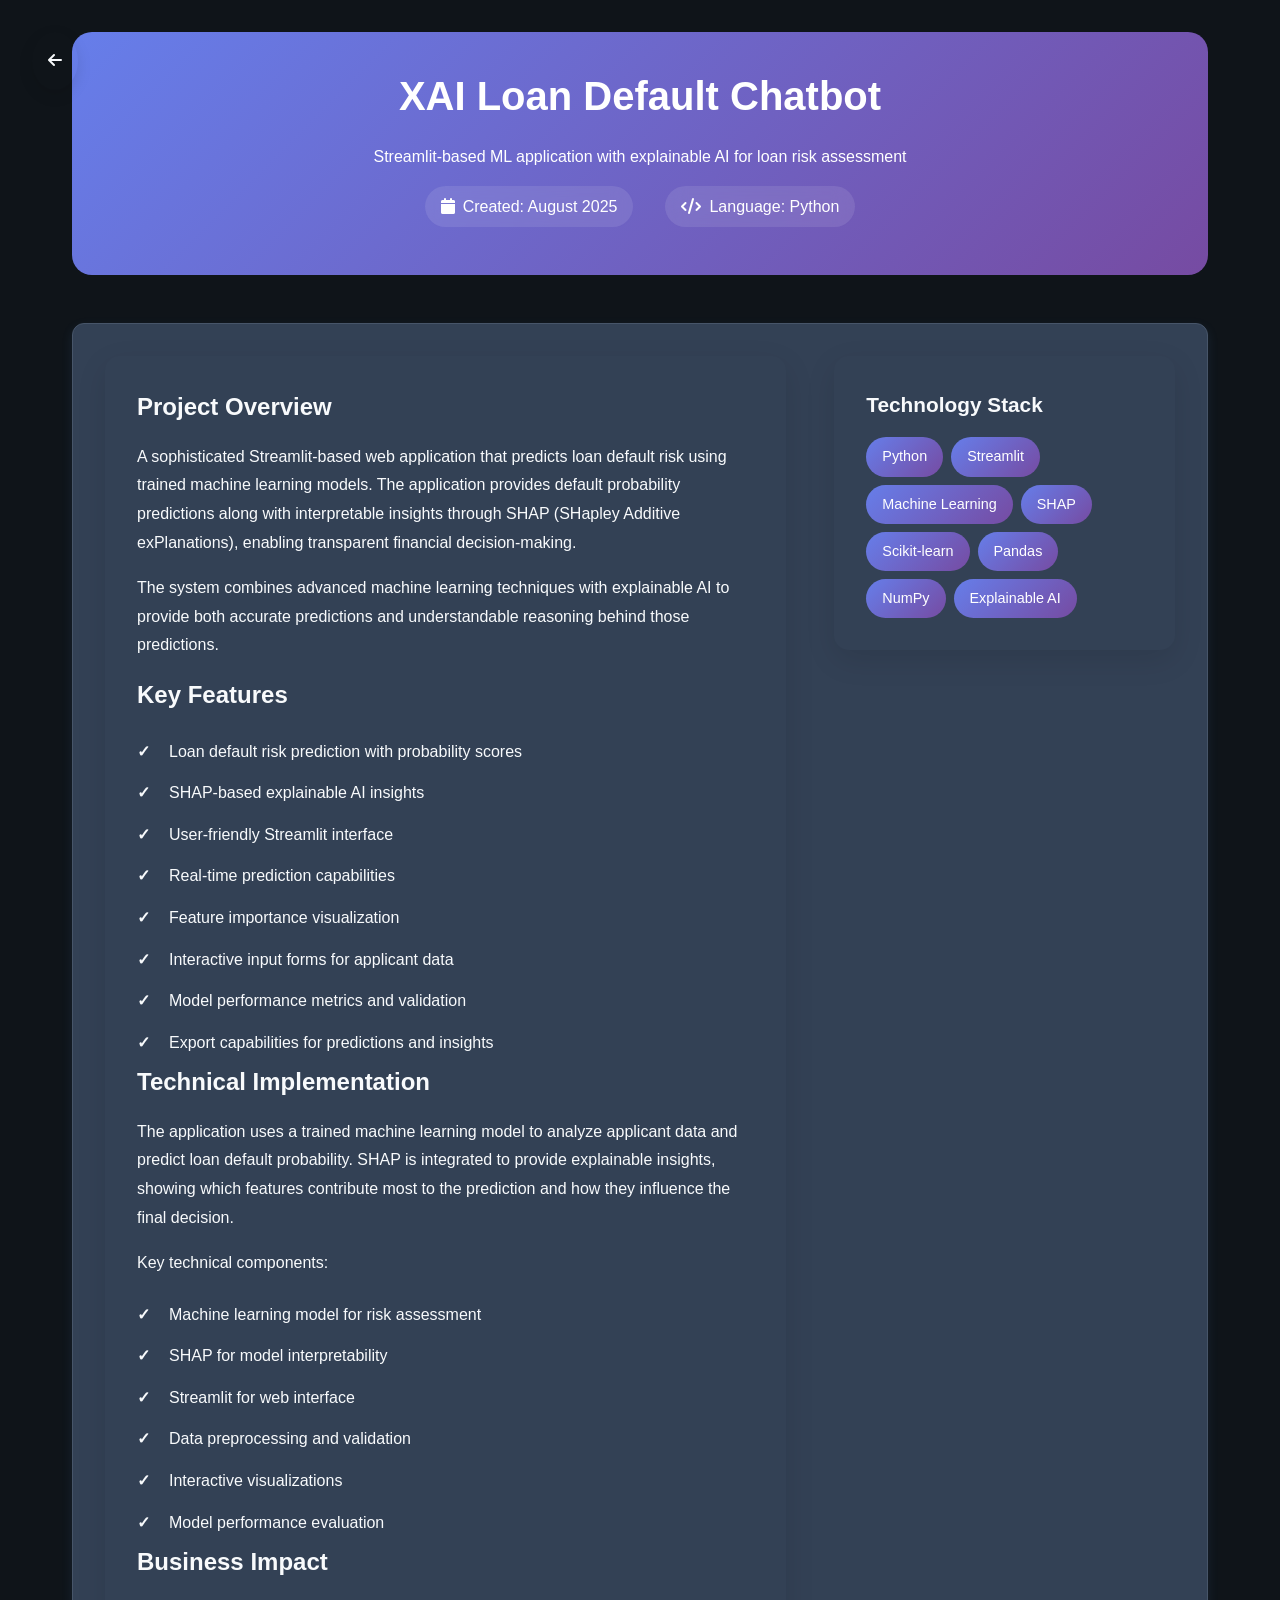
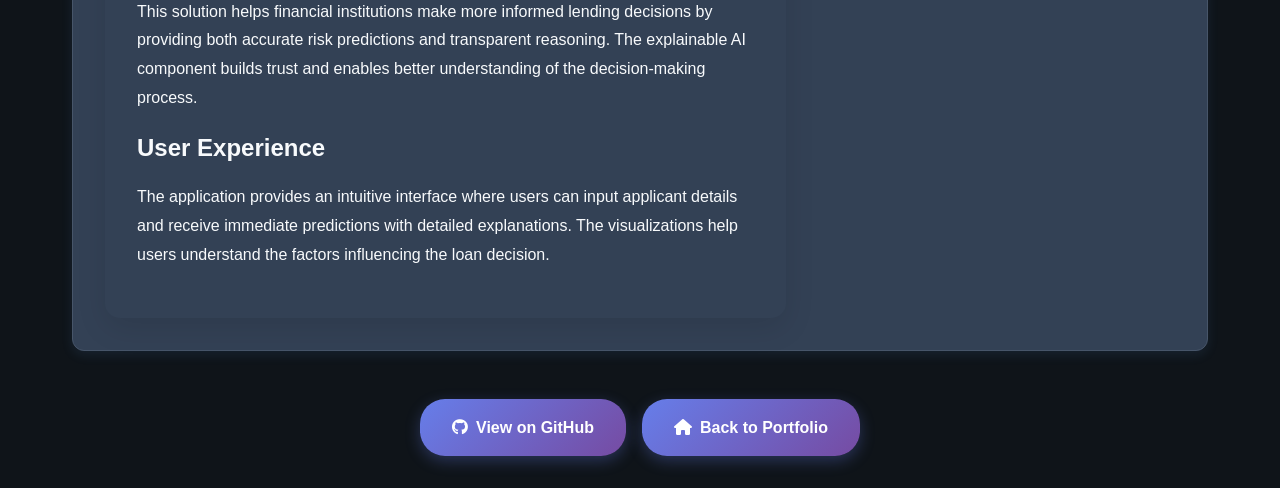
<file: projects/xai-loan-chatbot.html>
<!DOCTYPE html>
<html lang="en">
<head>
    <meta charset="UTF-8">
    <meta name="viewport" content="width=device-width, initial-scale=1.0">
    <title>XAI Loan Default Chatbot - Manikanth Banka</title>
    <link rel="stylesheet" href="../style.css">
    <link rel="stylesheet" href="https://cdnjs.cloudflare.com/ajax/libs/font-awesome/6.0.0/css/all.min.css">
    <link href="https://fonts.googleapis.com/css2?family=Poppins:wght@400;500;600;700;800;900&display=swap" rel="stylesheet">
    <style>
        .project-detail {
            max-width: 1200px;
            margin: 0 auto;
            padding: 2rem;
        }
        
        .project-header {
            text-align: center;
            margin-bottom: 3rem;
            padding: 2rem;
            background: linear-gradient(135deg, #667eea 0%, #764ba2 100%);
            border-radius: 20px;
            color: white;
        }
        
        .project-header h1 {
            font-size: 2.5rem;
            margin-bottom: 1rem;
            font-weight: 700;
        }
        
        .project-meta {
            display: flex;
            justify-content: center;
            gap: 2rem;
            flex-wrap: wrap;
            margin-top: 1rem;
        }
        
        .meta-item {
            display: flex;
            align-items: center;
            gap: 0.5rem;
            background: rgba(255, 255, 255, 0.1);
            padding: 0.5rem 1rem;
            border-radius: 25px;
            backdrop-filter: blur(10px);
        }
        
        .project-content {
            display: grid;
            grid-template-columns: 2fr 1fr;
            gap: 3rem;
            margin-bottom: 3rem;
        }
        
        .project-description {
            background: var(--card-bg);
            padding: 2rem;
            border-radius: 15px;
            box-shadow: 0 10px 30px rgba(0, 0, 0, 0.1);
        }
        
        .project-description h2 {
            color: var(--primary-color);
            margin-bottom: 1rem;
            font-size: 1.5rem;
        }
        
        .project-description p {
            line-height: 1.8;
            margin-bottom: 1rem;
            color: var(--text-color);
        }
        
        .tech-stack {
            background: var(--card-bg);
            padding: 2rem;
            border-radius: 15px;
            box-shadow: 0 10px 30px rgba(0, 0, 0, 0.1);
            height: fit-content;
        }
        
        .tech-stack h3 {
            color: var(--primary-color);
            margin-bottom: 1rem;
            font-size: 1.3rem;
        }
        
        .tech-list {
            display: flex;
            flex-wrap: wrap;
            gap: 0.5rem;
        }
        
        .tech-tag {
            background: linear-gradient(135deg, #667eea 0%, #764ba2 100%);
            color: white;
            padding: 0.5rem 1rem;
            border-radius: 20px;
            font-size: 0.9rem;
            font-weight: 500;
        }
        
        .features-list {
            list-style: none;
            padding: 0;
        }
        
        .features-list li {
            padding: 0.5rem 0;
            color: var(--text-color);
            position: relative;
            padding-left: 2rem;
        }
        
        .features-list li::before {
            content: "✓";
            position: absolute;
            left: 0;
            color: var(--primary-color);
            font-weight: bold;
        }
        
        .project-links {
            display: flex;
            gap: 1rem;
            justify-content: center;
            margin-top: 2rem;
        }
        
        .project-btn {
            display: inline-flex;
            align-items: center;
            gap: 0.5rem;
            padding: 1rem 2rem;
            background: linear-gradient(135deg, #667eea 0%, #764ba2 100%);
            color: white;
            text-decoration: none;
            border-radius: 25px;
            font-weight: 600;
            transition: all 0.3s ease;
            box-shadow: 0 5px 15px rgba(102, 126, 234, 0.3);
        }
        
        .project-btn:hover {
            transform: translateY(-2px);
            box-shadow: 0 8px 25px rgba(102, 126, 234, 0.4);
        }
        
        .back-btn {
            position: fixed;
            top: 2rem;
            left: 2rem;
            background: var(--card-bg);
            color: var(--text-color);
            padding: 1rem;
            border-radius: 50%;
            text-decoration: none;
            box-shadow: 0 5px 15px rgba(0, 0, 0, 0.1);
            transition: all 0.3s ease;
        }
        
        .back-btn:hover {
            background: var(--primary-color);
            color: white;
            transform: scale(1.1);
        }
        
        @media (max-width: 768px) {
            .project-content {
                grid-template-columns: 1fr;
                gap: 2rem;
            }
            
            .project-header h1 {
                font-size: 2rem;
            }
            
            .project-meta {
                flex-direction: column;
                align-items: center;
            }
        }
    </style>
</head>
<body>
    <a href="../index.html" class="back-btn">
        <i class="fas fa-arrow-left"></i>
    </a>
    
    <div class="project-detail">
        <div class="project-header">
            <h1>XAI Loan Default Chatbot</h1>
            <p>Streamlit-based ML application with explainable AI for loan risk assessment</p>
            <div class="project-meta">
                <div class="meta-item">
                    <i class="fas fa-calendar"></i>
                    <span>Created: August 2025</span>
                </div>
                <div class="meta-item">
                    <i class="fas fa-code"></i>
                    <span>Language: Python</span>
                </div>

            </div>
        </div>
        
        <div class="project-content">
            <div class="project-description">
                <h2>Project Overview</h2>
                <p>A sophisticated Streamlit-based web application that predicts loan default risk using trained machine learning models. The application provides default probability predictions along with interpretable insights through SHAP (SHapley Additive exPlanations), enabling transparent financial decision-making.</p>
                
                <p>The system combines advanced machine learning techniques with explainable AI to provide both accurate predictions and understandable reasoning behind those predictions.</p>
                
                <h2>Key Features</h2>
                <ul class="features-list">
                    <li>Loan default risk prediction with probability scores</li>
                    <li>SHAP-based explainable AI insights</li>
                    <li>User-friendly Streamlit interface</li>
                    <li>Real-time prediction capabilities</li>
                    <li>Feature importance visualization</li>
                    <li>Interactive input forms for applicant data</li>
                    <li>Model performance metrics and validation</li>
                    <li>Export capabilities for predictions and insights</li>
                </ul>
                
                <h2>Technical Implementation</h2>
                <p>The application uses a trained machine learning model to analyze applicant data and predict loan default probability. SHAP is integrated to provide explainable insights, showing which features contribute most to the prediction and how they influence the final decision.</p>
                
                <p>Key technical components:</p>
                <ul class="features-list">
                    <li>Machine learning model for risk assessment</li>
                    <li>SHAP for model interpretability</li>
                    <li>Streamlit for web interface</li>
                    <li>Data preprocessing and validation</li>
                    <li>Interactive visualizations</li>
                    <li>Model performance evaluation</li>
                </ul>
                
                <h2>Business Impact</h2>
                <p>This solution helps financial institutions make more informed lending decisions by providing both accurate risk predictions and transparent reasoning. The explainable AI component builds trust and enables better understanding of the decision-making process.</p>
                
                <h2>User Experience</h2>
                <p>The application provides an intuitive interface where users can input applicant details and receive immediate predictions with detailed explanations. The visualizations help users understand the factors influencing the loan decision.</p>
            </div>
            
            <div class="tech-stack">
                <h3>Technology Stack</h3>
                <div class="tech-list">
                    <span class="tech-tag">Python</span>
                    <span class="tech-tag">Streamlit</span>
                    <span class="tech-tag">Machine Learning</span>
                    <span class="tech-tag">SHAP</span>
                    <span class="tech-tag">Scikit-learn</span>
                    <span class="tech-tag">Pandas</span>
                    <span class="tech-tag">NumPy</span>
                    <span class="tech-tag">Explainable AI</span>
                </div>
                

            </div>
        </div>
        
        <div class="project-links">
            <a href="https://github.com/Manikanth1707/XAI_loan_default_chatbot" class="project-btn" target="_blank">
                <i class="fab fa-github"></i>
                View on GitHub
            </a>
            <a href="../index.html" class="project-btn">
                <i class="fas fa-home"></i>
                Back to Portfolio
            </a>
        </div>
    </div>
</body>
</html>
</file>
<file: style.css>
/* Reset and Base Styles */
* {
  margin: 0;
  padding: 0;
  box-sizing: border-box;
}

body {
  font-family: 'Inter', -apple-system, BlinkMacSystemFont, 'Segoe UI', Roboto, sans-serif;
  line-height: 1.6;
  color: #f8fafc;
  background: #0f1419;
  min-height: 100vh;
  overflow-x: hidden;
  font-size: 16px;
}

.container {
  max-width: 1200px;
  margin: 0 auto;
  padding: 0 2rem;
}

/* Navigation */
.navbar {
  position: fixed;
  top: 0;
  width: 100%;
  background: rgba(15, 20, 25, 0.95);
  backdrop-filter: blur(20px);
  z-index: 1000;
  padding: 1rem 0;
  border-bottom: 1px solid #334155;
  transition: all 0.3s ease;
}

.nav-container {
  max-width: 1200px;
  margin: 0 auto;
  padding: 0 2rem;
  display: flex;
  justify-content: space-between;
  align-items: center;
}

.nav-logo {
  display: flex;
  align-items: center;
  justify-content: center;
}

.logo-image {
  height: 40px;
  width: auto;
  filter: brightness(0) invert(1);
  transition: all 0.3s ease;
}

.logo-image:hover {
  transform: scale(1.1);
  filter: brightness(0) invert(1) sepia(1) saturate(5) hue-rotate(200deg);
}



.nav-menu {
  display: flex;
  list-style: none;
  gap: 2rem;
  align-items: center;
}

.nav-menu a {
  text-decoration: none;
  color: #e2e8f0;
  font-weight: 500;
  font-size: 0.95rem;
  transition: all 0.3s ease;
  position: relative;
  display: flex;
  align-items: center;
  gap: 0.5rem;
}

.nav-menu a:hover {
  color: #60a5fa;
  transform: translateY(-2px);
}

.nav-menu a i {
  font-size: 0.9rem;
  transition: all 0.3s ease;
}

.nav-menu a:hover i {
  transform: scale(1.2);
  color: #a78bfa;
}

.nav-menu a::after {
  content: '';
  position: absolute;
  bottom: -6px;
  left: 0;
  width: 0;
  height: 2px;
  background: linear-gradient(90deg, #60a5fa, #a78bfa);
  transition: width 0.3s ease;
}

.nav-menu a:hover::after {
  width: 100%;
}

#theme-toggle {
  display: none;
}

.hamburger {
  display: none;
  flex-direction: column;
  cursor: pointer;
}

.hamburger span {
  width: 24px;
  height: 2px;
  background: #e2e8f0;
  margin: 3px 0;
  transition: 0.3s;
}

/* Hero Section */
.hero {
  min-height: 100vh;
  display: flex;
  align-items: center;
  justify-content: center;
  position: relative;
  background: linear-gradient(135deg, #0f1419 0%, #1e293b 50%, #0f1419 100%);
  color: #f8fafc;
  overflow: hidden;
  padding-top: 80px;
}

.hero::before {
  content: '';
  position: absolute;
  top: 0;
  left: 0;
  right: 0;
  bottom: 0;
  background: radial-gradient(circle at 30% 20%, rgba(96, 165, 250, 0.1) 0%, transparent 50%),
              radial-gradient(circle at 70% 80%, rgba(167, 139, 250, 0.1) 0%, transparent 50%);
  pointer-events: none;
}

.hero-content {
  display: grid;
  grid-template-columns: 1fr 1fr;
  gap: 4rem;
  align-items: center;
  max-width: 1200px;
  margin: 0 auto;
  padding: 0 2rem;
  position: relative;
  z-index: 2;
}

.hero-text h1 {
  font-size: 3.5rem;
  font-weight: 800;
  margin-bottom: 1rem;
  color: #f8fafc;
  background: linear-gradient(90deg, #60a5fa, #a78bfa);
  -webkit-background-clip: text;
  -webkit-text-fill-color: transparent;
  background-clip: text;
  letter-spacing: -0.02em;
  line-height: 1.1;
}

.hero-badge {
  display: inline-block;
  background: linear-gradient(45deg, #3b82f6, #8b5cf6, #06b6d4, #10b981, #f59e0b, #ef4444);
  background-size: 400% 400%;
  color: #ffffff;
  padding: 1rem 2rem;
  border-radius: 30px;
  font-size: 1rem;
  font-weight: 800;
  margin-bottom: 1.5rem;
  text-transform: uppercase;
  letter-spacing: 0.15em;
  box-shadow: 0 10px 30px rgba(59, 130, 246, 0.4);
  white-space: nowrap;
  overflow: hidden;
  text-overflow: ellipsis;
  max-width: 100%;
  position: relative;
  animation: skillGradientShift 4s ease-in-out infinite, skillBadgeFloat 3s ease-in-out infinite;
  border: 3px solid rgba(255, 255, 255, 0.3);
  backdrop-filter: blur(15px);
  z-index: 1001;
  text-shadow: 0 2px 4px rgba(0, 0, 0, 0.3);
}

.hero-badge::before {
  content: '';
  position: absolute;
  top: -3px;
  left: -3px;
  right: -3px;
  bottom: -3px;
  background: linear-gradient(45deg, #3b82f6, #8b5cf6, #06b6d4, #10b981, #f59e0b, #ef4444);
  background-size: 400% 400%;
  border-radius: 33px;
  z-index: -1;
  animation: skillGradientShift 4s ease-in-out infinite;
  opacity: 0.8;
  filter: blur(8px);
}

.hero-badge::after {
  content: '🚀';
  position: absolute;
  top: -12px;
  right: -12px;
  font-size: 1.5rem;
  animation: rocketLaunch 2s ease-in-out infinite;
}

.hero-subtitle {
  font-size: 1.5rem;
  margin-bottom: 1.5rem;
  color: #e2e8f0;
  font-weight: 600;
  min-height: 2rem;
}

.hero-description {
  font-size: 1.2rem;
  margin-bottom: 2rem;
  color: #cbd5e1;
  max-width: 500px;
  line-height: 1.7;
  font-weight: 400;
}

.hero-highlights {
  display: flex;
  flex-direction: column;
  gap: 0.75rem;
  margin-bottom: 2.5rem;
}

.highlight-item {
  display: flex;
  align-items: center;
  gap: 0.75rem;
  color: #e2e8f0;
  font-weight: 500;
}

.highlight-item i {
  color: #10b981;
  font-size: 1rem;
}

.hero-buttons {
  display: flex;
  gap: 1rem;
}

.btn {
  padding: 1rem 2rem;
  border-radius: 10px;
  text-decoration: none;
  font-weight: 600;
  font-size: 0.95rem;
  transition: all 0.3s ease;
  display: inline-flex;
  align-items: center;
  gap: 0.5rem;
}

.btn-primary {
  background: linear-gradient(90deg, #60a5fa, #a78bfa);
  color: #0f1419;
  box-shadow: 0 4px 14px rgba(96, 165, 250, 0.25);
}

.btn-primary:hover {
  transform: translateY(-2px);
  box-shadow: 0 8px 25px rgba(96, 165, 250, 0.35);
}

.btn-secondary {
  background: transparent;
  color: #60a5fa;
  border: 2px solid #60a5fa;
}

.btn-secondary:hover {
  background: linear-gradient(90deg, #60a5fa, #a78bfa);
  color: #0f1419;
  border-color: transparent;
  transform: translateY(-2px);
}

.hero-visual {
  display: flex;
  flex-direction: column;
  gap: 2rem;
  align-items: center;
}

.hero-cards {
  display: grid;
  grid-template-columns: 1fr 1fr;
  gap: 1.5rem;
  width: 100%;
  max-width: 400px;
}

.floating-card {
  background: #334155;
  padding: 1.5rem;
  border-radius: 16px;
  border: 1px solid #475569;
  display: flex;
  flex-direction: column;
  align-items: center;
  gap: 0.75rem;
  box-shadow: 0 8px 25px rgba(96, 165, 250, 0.15);
  transition: all 0.3s ease;
  position: relative;
  overflow: hidden;
}

.floating-card::before {
  content: '';
  position: absolute;
  top: 0;
  left: 0;
  right: 0;
  height: 3px;
  background: linear-gradient(90deg, #60a5fa, #a78bfa);
}

.floating-card.primary {
  animation: float 6s ease-in-out infinite;
}

.floating-card.secondary {
  animation: float 6s ease-in-out infinite -1.5s;
}

.floating-card.tertiary {
  animation: float 6s ease-in-out infinite -3s;
}

.floating-card.quaternary {
  animation: float 6s ease-in-out infinite -4.5s;
}

.floating-card:hover {
  transform: translateY(-8px);
  box-shadow: 0 12px 35px rgba(96, 165, 250, 0.25);
}

.floating-card i {
  font-size: 1.5rem;
  color: #60a5fa;
}

.floating-card span {
  font-weight: 700;
  color: #f8fafc;
  font-size: 1rem;
  text-align: center;
}

.floating-card small {
  color: #94a3b8;
  font-size: 0.75rem;
  text-align: center;
  font-weight: 500;
}

.hero-stats {
  display: flex;
  gap: 2rem;
  margin-top: 1rem;
}

.stat-item {
  text-align: center;
  background: rgba(51, 65, 85, 0.5);
  padding: 1rem 1.5rem;
  border-radius: 12px;
  border: 1px solid #475569;
  backdrop-filter: blur(10px);
}

.stat-item .stat-number {
  display: block;
  font-size: 1.5rem;
  font-weight: 700;
  color: #60a5fa;
  margin-bottom: 0.25rem;
}

.stat-item .stat-label {
  color: #94a3b8;
  font-weight: 500;
  font-size: 0.8rem;
  text-transform: uppercase;
  letter-spacing: 0.05em;
}

@keyframes float {
  0%, 100% { transform: translateY(0px); }
  50% { transform: translateY(-10px); }
}

.scroll-indicator {
  position: absolute;
  bottom: 2rem;
  left: 50%;
  transform: translateX(-50%);
  display: flex;
  flex-direction: column;
  align-items: center;
  gap: 0.5rem;
  animation: bounce 2s infinite;
}

.scroll-arrow {
  width: 20px;
  height: 20px;
  border: 2px solid #60a5fa;
  border-top: none;
  border-left: none;
  transform: rotate(45deg);
}

.scroll-indicator span {
  color: #94a3b8;
  font-size: 0.8rem;
  font-weight: 500;
  text-transform: uppercase;
  letter-spacing: 0.05em;
}

@keyframes bounce {
  0%, 20%, 50%, 80%, 100% { transform: translateX(-50%) translateY(0); }
  40% { transform: translateX(-50%) translateY(-6px); }
  60% { transform: translateX(-50%) translateY(-3px); }
}

/* Section Headers */
.section-header {
  text-align: center;
  margin-bottom: 4rem;
}

.section-header h2 {
  font-size: 2.25rem;
  font-weight: 700;
  margin-bottom: 1rem;
  color: #f8fafc;
  background: linear-gradient(90deg, #60a5fa, #a78bfa);
  -webkit-background-clip: text;
  -webkit-text-fill-color: transparent;
  background-clip: text;
  letter-spacing: -0.02em;
}

.section-line {
  width: 50px;
  height: 3px;
  background: linear-gradient(90deg, #60a5fa, #a78bfa);
  margin: 0 auto;
  border-radius: 2px;
}

/* About Section */
.about {
  padding: 5rem 0;
  background: #0f1419;
}

.about-content {
  display: grid;
  grid-template-columns: 1fr;
  gap: 2rem;
  align-items: center;
  max-width: 800px;
  margin: 0 auto;
}

.about-text p {
  font-size: 1.1rem;
  margin-bottom: 1.5rem;
  color: #cbd5e1;
  line-height: 1.7;
}

.education-section {
  margin: 2rem 0;
  padding: 1.5rem;
  background: #334155;
  border-radius: 12px;
  border: 1px solid #475569;
  box-shadow: 0 4px 12px rgba(96, 165, 250, 0.1);
}

.education-section h3 {
  font-size: 1.25rem;
  margin-bottom: 1rem;
  color: #f8fafc;
  font-weight: 700;
  background: linear-gradient(90deg, #60a5fa, #a78bfa);
  -webkit-background-clip: text;
  -webkit-text-fill-color: transparent;
  background-clip: text;
}

.education-item {
  display: flex;
  align-items: flex-start;
  gap: 1rem;
}

.education-icon {
  width: 45px;
  height: 45px;
  background: linear-gradient(90deg, #60a5fa, #a78bfa);
  border-radius: 50%;
  display: flex;
  align-items: center;
  justify-content: center;
  color: #0f1419;
  font-size: 1.1rem;
  flex-shrink: 0;
}

.education-details h4 {
  font-size: 1rem;
  margin-bottom: 0.5rem;
  color: #f8fafc;
  font-weight: 600;
}

.education-details .institution {
  color: #e2e8f0;
  font-weight: 500;
  margin-bottom: 0.25rem;
  font-size: 0.9rem;
}

.education-details .location {
  color: #94a3b8;
  font-size: 0.85rem;
  font-weight: 500;
}

/* Contact Section Animations */
@keyframes cardGradient {
  0%, 100% {
    background-position: 0% 50%;
  }
  50% {
    background-position: 100% 50%;
  }
}

@keyframes cardShine {
  0% {
    transform: rotate(45deg) translateX(-100%);
  }
  100% {
    transform: rotate(45deg) translateX(100%);
  }
}

@keyframes rocketFloat {
  0%, 100% {
    transform: translateY(0px) rotate(0deg);
  }
  50% {
    transform: translateY(-10px) rotate(5deg);
  }
}

@keyframes rocketTrail {
  0%, 100% {
    opacity: 0.8;
    height: 20px;
  }
  50% {
    opacity: 0.4;
    height: 30px;
  }
}

@keyframes float {
  0%, 100% {
    transform: translateY(0px);
    opacity: 0.6;
  }
  50% {
    transform: translateY(-15px);
    opacity: 1;
  }
}

.education-details .year {
  color: #60a5fa;
  font-size: 0.8rem;
  font-weight: 600;
  margin-top: 0.25rem;
}

.certificates-section {
  margin: 2rem 0;
  padding: 1.5rem;
  background: #334155;
  border-radius: 12px;
  border: 1px solid #475569;
  box-shadow: 0 4px 12px rgba(96, 165, 250, 0.1);
}

.certificates-section h3 {
  font-size: 1.25rem;
  margin-bottom: 1rem;
  color: #f8fafc;
  font-weight: 700;
  background: linear-gradient(90deg, #60a5fa, #a78bfa);
  -webkit-background-clip: text;
  -webkit-text-fill-color: transparent;
  background-clip: text;
}

.certificate-item {
  display: flex;
  align-items: flex-start;
  gap: 1rem;
  margin-bottom: 1rem;
}

.certificate-item:last-child {
  margin-bottom: 0;
}

.certificate-icon {
  width: 45px;
  height: 45px;
  background: linear-gradient(90deg, #10b981, #34d399);
  border-radius: 50%;
  display: flex;
  align-items: center;
  justify-content: center;
  color: #0f1419;
  font-size: 1.1rem;
  flex-shrink: 0;
}

.certificate-details h4 {
  font-size: 1rem;
  margin-bottom: 0.5rem;
  color: #f8fafc;
  font-weight: 600;
}

.certificate-details .issuer {
  color: #e2e8f0;
  font-weight: 500;
  font-size: 0.9rem;
}

.about-stats {
  display: flex;
  gap: 3rem;
  margin-top: 2rem;
}

.stat {
  text-align: center;
}

.stat-number {
  display: block;
  font-size: 2.25rem;
  font-weight: 700;
  color: #60a5fa;
}

.stat-label {
  color: #94a3b8;
  font-weight: 500;
  font-size: 0.85rem;
  text-transform: uppercase;
  letter-spacing: 0.05em;
  margin-top: 0.25rem;
}

.about-image {
  display: flex;
  justify-content: center;
}

.image-placeholder {
  width: 180px;
  height: 180px;
  background: #334155;
  border-radius: 50%;
  display: flex;
  align-items: center;
  justify-content: center;
  color: #60a5fa;
  font-size: 3rem;
  border: 3px solid #475569;
}

/* Projects Section */
.projects {
  padding: 5rem 0;
  background: #0f1419;
}

.projects-timeline {
  position: relative;
}

.projects-timeline::before {
  content: '';
  position: absolute;
  left: 50%;
  top: 0;
  bottom: 0;
  width: 2px;
  background: #334155;
  transform: translateX(-50%);
}

.project-item {
  display: grid;
  grid-template-columns: 1fr 1fr;
  gap: 3rem;
  margin-bottom: 3rem;
  position: relative;
  opacity: 0;
  transform: translateY(30px);
  transition: all 0.6s ease;
}

.project-item.animate-in {
  opacity: 1;
  transform: translateY(0);
}

.project-item.reverse {
  direction: rtl;
}

.project-item.reverse .project-content {
  direction: ltr;
}

.project-content {
  background: #334155;
  padding: 2rem;
  border-radius: 12px;
  box-shadow: 0 4px 12px rgba(96, 165, 250, 0.1);
  border: 1px solid #475569;
  position: relative;
  transition: all 0.3s ease;
}

.project-content:hover {
  transform: translateY(-4px);
  box-shadow: 0 8px 25px rgba(96, 165, 250, 0.15);
}

.project-meta {
  display: flex;
  gap: 0.75rem;
  margin-bottom: 1rem;
}

.project-category {
  background: linear-gradient(90deg, #60a5fa, #a78bfa);
  color: #0f1419;
  padding: 0.375rem 0.75rem;
  border-radius: 6px;
  font-size: 0.75rem;
  font-weight: 600;
  text-transform: uppercase;
  letter-spacing: 0.05em;
}

.project-year {
  background: #475569;
  color: #e2e8f0;
  padding: 0.375rem 0.75rem;
  border-radius: 6px;
  font-size: 0.75rem;
  font-weight: 600;
}

.project-content h3 {
  font-size: 1.375rem;
  margin-bottom: 0.75rem;
  color: #f8fafc;
  font-weight: 700;
}

.project-content p {
  color: #cbd5e1;
  margin-bottom: 1.25rem;
  line-height: 1.6;
}

.project-tech {
  display: flex;
  gap: 0.5rem;
  margin-bottom: 1.25rem;
  flex-wrap: wrap;
}

.project-tech span {
  background: #475569;
  color: #e2e8f0;
  padding: 0.25rem 0.5rem;
  border-radius: 4px;
  font-size: 0.75rem;
  font-weight: 500;
}

.project-links {
  display: flex;
  gap: 1rem;
  margin-top: 1rem;
  flex-wrap: wrap;
}

.project-link {
  display: inline-flex;
  align-items: center;
  gap: 0.5rem;
  background: linear-gradient(90deg, #60a5fa, #a78bfa);
  color: #0f1419;
  padding: 0.625rem 1.25rem;
  border-radius: 8px;
  text-decoration: none;
  font-weight: 600;
  font-size: 0.85rem;
  transition: all 0.3s ease;
}

.project-link:hover {
  transform: translateY(-2px);
  box-shadow: 0 4px 12px rgba(96, 165, 250, 0.3);
}

.learn-more-section {
  display: flex;
  align-items: center;
  gap: 1rem;
  margin-top: 1rem;
  flex-wrap: wrap;
}

.learn-more-text {
  color: #e2e8f0;
  font-size: 0.9rem;
  font-weight: 500;
}

.project-link.learn-more-btn {
  background: linear-gradient(90deg, #a78bfa, #c084fc);
  color: #0f1419;
  padding: 0.5rem 1rem;
  border-radius: 20px;
  font-size: 0.85rem;
  font-weight: 600;
  animation: float 2s ease-in-out infinite;
}

.project-link.learn-more-btn:hover {
  background: linear-gradient(90deg, #c084fc, #a78bfa);
  transform: translateY(-2px);
  box-shadow: 0 4px 12px rgba(167, 139, 250, 0.3);
}

.project-visual {
  display: flex;
  align-items: center;
  justify-content: center;
}

.project-visual i {
  font-size: 2.5rem;
  color: #60a5fa;
  opacity: 0.8;
}

/* Skills Section */
.skills {
  padding: 5rem 0;
  background: #0f1419;
}

.skills-grid {
  display: grid;
  grid-template-columns: repeat(auto-fit, minmax(280px, 1fr));
  gap: 2rem;
}

.skill-category {
  background: #334155;
  padding: 2rem;
  border-radius: 12px;
  text-align: center;
  transition: all 0.3s ease;
  opacity: 0;
  transform: translateY(20px);
  border: 1px solid #475569;
}

.skill-category.animate-in {
  opacity: 1;
  transform: translateY(0);
}

.skill-category:hover {
  transform: translateY(-4px);
  box-shadow: 0 8px 25px rgba(96, 165, 250, 0.15);
}

.skill-icon {
  width: 60px;
  height: 60px;
  background: linear-gradient(90deg, #60a5fa, #a78bfa);
  border-radius: 50%;
  display: flex;
  align-items: center;
  justify-content: center;
  margin: 0 auto 1.25rem;
  color: #0f1419;
  font-size: 1.5rem;
}

.skill-category h3 {
  font-size: 1.125rem;
  margin-bottom: 1.25rem;
  color: #f8fafc;
  font-weight: 700;
}

.skill-list {
  display: flex;
  flex-direction: column;
  gap: 0.75rem;
}

.skill-item {
  text-align: left;
}

.skill-name {
  display: block;
  margin-bottom: 0.375rem;
  font-weight: 600;
  color: #e2e8f0;
  font-size: 0.85rem;
}

.skill-bar {
  width: 100%;
  height: 6px;
  background: #475569;
  border-radius: 3px;
  overflow: hidden;
}

.skill-progress {
  height: 100%;
  background: linear-gradient(90deg, #60a5fa, #a78bfa);
  border-radius: 3px;
  transition: width 1s ease;
}

/* Contact Section */
.contact {
  padding: 5rem 0;
  background: linear-gradient(135deg, #0f1419 0%, #1e293b 50%, #0f1419 100%);
  position: relative;
  overflow: hidden;
}

/* Animated Title */
.connect-title {
  display: flex;
  align-items: center;
  justify-content: center;
  gap: 0.5rem;
  margin-bottom: 1rem;
}

.title-word {
  animation: color-animation 4s linear infinite;
  font-size: 2.5rem;
  font-weight: 800;
}

.title-word-1 {
  --color-1: #3b82f6;
  --color-2: #8b5cf6;
  --color-3: #06b6d4;
}

.title-word-2 {
  --color-1: #10b981;
  --color-2: #f59e0b;
  --color-3: #ef4444;
}

.title-word-3 {
  --color-1: #fbbf24;
  --color-2: #ec4899;
  --color-3: #8b5cf6;
  font-size: 2rem;
  animation: sparkle 2s ease-in-out infinite;
}

@keyframes color-animation {
  0%    {color: var(--color-1)}
  32%   {color: var(--color-1)}
  33%   {color: var(--color-2)}
  65%   {color: var(--color-2)}
  66%   {color: var(--color-3)}
  99%   {color: var(--color-3)}
  100%  {color: var(--color-1)}
}

.connect-line {
  background: linear-gradient(90deg, #3b82f6, #8b5cf6, #06b6d4, #10b981, #f59e0b, #ef4444);
  background-size: 300% 100%;
  animation: lineFlow 3s ease-in-out infinite;
  height: 3px;
  border-radius: 2px;
}

@keyframes lineFlow {
  0%, 100% {
    background-position: 0% 50%;
  }
  50% {
    background-position: 100% 50%;
  }
}

.connect-subtitle {
  text-align: center;
  margin-top: 1rem;
}

#connect-typed {
  color: #60a5fa;
  font-weight: 600;
  font-size: 1.1rem;
}

.contact-content {
  display: grid;
  grid-template-columns: 2fr 1fr;
  gap: 3rem;
  align-items: center;
}

.contact-info {
  display: flex;
  flex-direction: column;
  gap: 1.5rem;
}

.contact-item {
  display: flex;
  align-items: center;
  gap: 1rem;
  background: linear-gradient(135deg, #334155, #475569);
  padding: 1.5rem;
  border-radius: 15px;
  box-shadow: 0 4px 12px rgba(96, 165, 250, 0.1);
  transition: all 0.4s ease;
  opacity: 0;
  transform: translateX(-20px);
  border: 2px solid transparent;
  position: relative;
  overflow: hidden;
  backdrop-filter: blur(10px);
}

.contact-item.animate-in {
  opacity: 1;
  transform: translateX(0);
}

.contact-item::before {
  content: '';
  position: absolute;
  top: 0;
  left: -100%;
  width: 100%;
  height: 100%;
  background: linear-gradient(90deg, transparent, rgba(96, 165, 250, 0.1), transparent);
  transition: left 0.6s ease;
}

.contact-item:hover::before {
  left: 100%;
}

.contact-item:hover {
  transform: translateY(-8px) scale(1.02);
  box-shadow: 0 15px 35px rgba(96, 165, 250, 0.25);
  border-color: rgba(96, 165, 250, 0.3);
}

.contact-icon {
  width: 55px;
  height: 55px;
  background: linear-gradient(45deg, #60a5fa, #a78bfa);
  border-radius: 50%;
  display: flex;
  align-items: center;
  justify-content: center;
  color: #ffffff;
  font-size: 1.3rem;
  position: relative;
  overflow: hidden;
  transition: all 0.4s ease;
  box-shadow: 0 8px 20px rgba(96, 165, 250, 0.3);
}

.icon-glow {
  position: absolute;
  top: -50%;
  left: -50%;
  width: 200%;
  height: 200%;
  background: linear-gradient(45deg, transparent, rgba(255, 255, 255, 0.2), transparent);
  transform: rotate(45deg);
  animation: iconShine 2s ease-in-out infinite;
}

.email-icon {
  background: linear-gradient(45deg, #3b82f6, #1d4ed8);
}

.linkedin-icon {
  background: linear-gradient(45deg, #0077b5, #0a66c2);
}

.github-icon {
  background: linear-gradient(45deg, #333, #24292e);
}

.instagram-icon {
  background: linear-gradient(45deg, #e4405f, #c13584);
}

.contact-icon:hover {
  transform: scale(1.1) rotate(5deg);
  box-shadow: 0 12px 30px rgba(96, 165, 250, 0.5);
}

.contact-details h4 {
  font-size: 0.95rem;
  margin-bottom: 0.25rem;
  color: #f8fafc;
  font-weight: 600;
}

.contact-link {
  color: #60a5fa;
  text-decoration: none;
  font-weight: 500;
  transition: all 0.3s ease;
  font-size: 0.9rem;
  display: flex;
  align-items: center;
  gap: 0.5rem;
  position: relative;
}

.contact-link:hover {
  color: #93c5fd;
}

.link-text {
  transition: transform 0.3s ease;
}

.link-arrow {
  opacity: 0;
  transform: translateX(-10px);
  transition: all 0.3s ease;
  font-weight: bold;
}

.contact-link:hover .link-text {
  transform: translateX(5px);
}

.contact-link:hover .link-arrow {
  opacity: 1;
  transform: translateX(0);
}

.contact-visual {
  display: flex;
  justify-content: center;
}

.contact-card {
  background: linear-gradient(135deg, #3b82f6, #8b5cf6, #06b6d4, #10b981, #f59e0b, #ef4444);
  background-size: 300% 300%;
  color: #ffffff;
  padding: 3rem 2rem;
  border-radius: 20px;
  text-align: center;
  box-shadow: 0 15px 40px rgba(59, 130, 246, 0.4);
  position: relative;
  overflow: hidden;
  animation: cardGradient 4s ease-in-out infinite;
  border: 2px solid rgba(255, 255, 255, 0.2);
  backdrop-filter: blur(10px);
}

.card-glow {
  position: absolute;
  top: -50%;
  left: -50%;
  width: 200%;
  height: 200%;
  background: linear-gradient(45deg, transparent, rgba(255, 255, 255, 0.1), transparent);
  transform: rotate(45deg);
  animation: cardShine 3s ease-in-out infinite;
}

.card-content {
  position: relative;
  z-index: 2;
}

.card-icon {
  position: relative;
  margin-bottom: 1.5rem;
}

.card-icon i {
  font-size: 3rem;
  animation: rocketFloat 2s ease-in-out infinite;
  color: #ffffff;
  text-shadow: 0 0 20px rgba(255, 255, 255, 0.5);
}

.rocket-trail {
  position: absolute;
  bottom: -10px;
  left: 50%;
  transform: translateX(-50%);
  width: 4px;
  height: 20px;
  background: linear-gradient(to top, #ff6b6b, #4ecdc4, transparent);
  border-radius: 2px;
  animation: rocketTrail 1.5s ease-in-out infinite;
}

.collaboration-stats {
  display: flex;
  justify-content: space-around;
  margin-top: 2rem;
  gap: 1rem;
}

.stat {
  text-align: center;
}

.stat-number {
  display: block;
  font-size: 1.5rem;
  font-weight: 800;
  color: #ffffff;
  text-shadow: 0 0 10px rgba(255, 255, 255, 0.3);
}

.stat-label {
  font-size: 0.8rem;
  color: rgba(255, 255, 255, 0.8);
  font-weight: 500;
}

.floating-elements {
  position: absolute;
  top: 0;
  left: 0;
  right: 0;
  bottom: 0;
  pointer-events: none;
}

.floating-dot {
  position: absolute;
  width: 8px;
  height: 8px;
  background: rgba(255, 255, 255, 0.6);
  border-radius: 50%;
  animation: float 3s ease-in-out infinite;
}

.dot-1 {
  top: 20%;
  left: 10%;
  animation-delay: 0s;
}

.dot-2 {
  top: 60%;
  right: 15%;
  animation-delay: 1s;
}

.dot-3 {
  bottom: 30%;
  left: 20%;
  animation-delay: 2s;
}

.dot-4 {
  top: 40%;
  right: 30%;
  animation-delay: 1.5s;
}

.contact-card h3 {
  font-size: 1.125rem;
  margin-bottom: 0.75rem;
  font-weight: 700;
}

.contact-card p {
  color: #1e293b;
  font-size: 0.9rem;
  line-height: 1.5;
}

/* Footer */
.footer {
  background: #0f1419;
  color: #94a3b8;
  text-align: center;
  padding: 2rem 0;
  font-size: 0.9rem;
  border-top: 1px solid #334155;
}

/* Responsive Design */
@media (max-width: 768px) {
  .hamburger {
    display: flex;
  }

  .nav-menu {
    position: fixed;
    left: -100%;
    top: 70px;
    flex-direction: column;
    background-color: rgba(15, 20, 25, 0.98);
    width: 100%;
    text-align: center;
    transition: 0.3s;
    padding: 2rem 0;
  }

  .nav-menu.active {
    left: 0;
  }

  .hero-content {
    grid-template-columns: 1fr;
    text-align: center;
  }

  .hero-text h1 {
    font-size: 2.25rem;
  }

  .hero-badge {
    font-size: 0.85rem;
    padding: 0.8rem 1.5rem;
    max-width: 90%;
    animation: skillGradientShift 5s ease-in-out infinite, skillBadgeFloat 4s ease-in-out infinite;
  }
  
  .hero-badge::after {
    font-size: 1.2rem;
    top: -8px;
    right: -8px;
  }

  .about-content {
    grid-template-columns: 1fr;
  }

  .project-item {
    grid-template-columns: 1fr;
    gap: 1.5rem;
  }

  .project-item.reverse {
    direction: ltr;
  }

  .projects-timeline::before {
    display: none;
  }

  .contact-content {
    grid-template-columns: 1fr;
  }

  .hero-buttons {
    flex-direction: column;
    align-items: center;
  }

  .about-stats {
    justify-content: center;
  }

  .container {
    padding: 0 1rem;
  }
}

/* Floating Animation for Click Here Button */
@keyframes float {
  0%, 100% {
    transform: translateY(0px);
  }
  50% {
    transform: translateY(-8px);
  }
}

/* Skill-Based Badge Animations */
@keyframes skillGradientShift {
  0% {
    background-position: 0% 50%;
  }
  16.66% {
    background-position: 100% 50%;
  }
  33.33% {
    background-position: 100% 100%;
  }
  50% {
    background-position: 50% 100%;
  }
  66.66% {
    background-position: 0% 100%;
  }
  83.33% {
    background-position: 0% 50%;
  }
  100% {
    background-position: 0% 50%;
  }
}

@keyframes skillBadgeFloat {
  0%, 100% {
    transform: translateY(0px) scale(1) rotate(0deg);
  }
  25% {
    transform: translateY(-6px) scale(1.02) rotate(1deg);
  }
  50% {
    transform: translateY(-10px) scale(1.05) rotate(0deg);
  }
  75% {
    transform: translateY(-6px) scale(1.02) rotate(-1deg);
  }
}

@keyframes rocketLaunch {
  0%, 100% {
    transform: translateY(0px) rotate(0deg) scale(1);
    opacity: 1;
  }
  25% {
    transform: translateY(-8px) rotate(15deg) scale(1.1);
    opacity: 0.9;
  }
  50% {
    transform: translateY(-15px) rotate(30deg) scale(1.2);
    opacity: 0.8;
  }
  75% {
    transform: translateY(-8px) rotate(15deg) scale(1.1);
    opacity: 0.9;
  }
}

/* Skill Icons Animation */
@keyframes skillIconPulse {
  0%, 100% {
    transform: scale(1);
    opacity: 0.8;
  }
  50% {
    transform: scale(1.2);
    opacity: 1;
  }
}



/* Projects Section Enhancements */
.projects-subtitle {
  display: flex;
  align-items: center;
  justify-content: center;
  gap: 1rem;
  margin-top: 1rem;
}

.typing-text {
  color: #60a5fa;
  font-weight: 500;
  font-size: 1.1rem;
  animation: typing 3s steps(30) infinite;
  overflow: hidden;
  white-space: nowrap;
  border-right: 2px solid #60a5fa;
}

@keyframes typing {
  0%, 50% {
    width: 0;
  }
  100% {
    width: 100%;
  }
}

.sparkle-container {
  display: flex;
  gap: 0.5rem;
}

.sparkle {
  color: #fbbf24;
  font-size: 1rem;
  animation: sparkle 2s ease-in-out infinite;
}

.sparkle:nth-child(2) {
  animation-delay: 0.3s;
}

.sparkle:nth-child(3) {
  animation-delay: 0.6s;
}

@keyframes sparkle {
  0%, 100% {
    transform: scale(1) rotate(0deg);
    opacity: 0.7;
  }
  50% {
    transform: scale(1.2) rotate(180deg);
    opacity: 1;
  }
}

.project-badge {
  background: linear-gradient(45deg, #fbbf24, #f59e0b);
  color: #0f1419;
  padding: 0.25rem 0.75rem;
  border-radius: 15px;
  font-size: 0.75rem;
  font-weight: 700;
  display: flex;
  align-items: center;
  gap: 0.25rem;
  animation: pulse 2s ease-in-out infinite;
  box-shadow: 0 2px 8px rgba(251, 191, 36, 0.3);
}

@keyframes pulse {
  0%, 100% {
    transform: scale(1);
  }
  50% {
    transform: scale(1.05);
  }
}

.project-item {
  transition: all 0.4s ease;
  position: relative;
  overflow: hidden;
}

.project-item::before {
  content: '';
  position: absolute;
  top: 0;
  left: -100%;
  width: 100%;
  height: 100%;
  background: linear-gradient(90deg, transparent, rgba(96, 165, 250, 0.1), transparent);
  transition: left 0.5s ease;
}

.project-item:hover::before {
  left: 100%;
}

.project-item:hover {
  transform: translateY(-5px);
  box-shadow: 0 15px 35px rgba(96, 165, 250, 0.2);
}

.project-visual i {
  transition: all 0.3s ease;
}

.project-item:hover .project-visual i {
  transform: scale(1.2) rotate(5deg);
  color: #a78bfa;
}

/* About Section Enhancements */
.about-subtitle {
  display: flex;
  align-items: center;
  justify-content: center;
  gap: 1.5rem;
  margin-top: 1.5rem;
}

.journey-indicator {
  display: flex;
  gap: 0.5rem;
}

.journey-dot {
  width: 8px;
  height: 8px;
  border-radius: 50%;
  background: #475569;
  transition: all 0.3s ease;
  animation: journeyPulse 2s ease-in-out infinite;
}

.journey-dot.active {
  background: #60a5fa;
  animation-delay: 0s;
}

.journey-dot:nth-child(2) {
  animation-delay: 0.3s;
}

.journey-dot:nth-child(3) {
  animation-delay: 0.6s;
}

@keyframes journeyPulse {
  0%, 100% {
    transform: scale(1);
    opacity: 0.5;
  }
  50% {
    transform: scale(1.3);
    opacity: 1;
  }
}

.journey-text {
  color: #60a5fa;
  font-weight: 600;
  font-size: 1.1rem;
  animation: textGlow 3s ease-in-out infinite;
}

@keyframes textGlow {
  0%, 100% {
    text-shadow: 0 0 5px rgba(96, 165, 250, 0.3);
  }
  50% {
    text-shadow: 0 0 15px rgba(96, 165, 250, 0.6);
  }
}

.about-intro {
  display: flex;
  align-items: flex-start;
  gap: 2rem;
  margin-bottom: 3rem;
  padding: 2rem;
  background: linear-gradient(135deg, rgba(96, 165, 250, 0.1), rgba(167, 139, 250, 0.1));
  border-radius: 20px;
  border: 1px solid rgba(96, 165, 250, 0.2);
}

.intro-avatar {
  position: relative;
  flex-shrink: 0;
}

.avatar-ring {
  width: 80px;
  height: 80px;
  border: 3px solid transparent;
  border-radius: 50%;
  background: linear-gradient(45deg, #60a5fa, #a78bfa) border-box;
  -webkit-mask: linear-gradient(#fff 0 0) padding-box, linear-gradient(#fff 0 0);
  -webkit-mask-composite: destination-out;
  mask: linear-gradient(#fff 0 0) padding-box, linear-gradient(#fff 0 0);
  mask-composite: exclude;
  animation: rotate 10s linear infinite;
}

@keyframes rotate {
  from {
    transform: rotate(0deg);
  }
  to {
    transform: rotate(360deg);
  }
}

.intro-avatar i {
  position: absolute;
  top: 50%;
  left: 50%;
  transform: translate(-50%, -50%);
  font-size: 2rem;
  color: #60a5fa;
  animation: float 3s ease-in-out infinite;
}

.intro-content h3 {
  color: #f8fafc;
  font-size: 1.5rem;
  margin-bottom: 1rem;
  font-weight: 700;
}

.section-title {
  text-align: center;
  margin-bottom: 2.5rem;
}

.section-title h3 {
  color: #f8fafc;
  font-size: 1.5rem;
  margin-bottom: 1rem;
  font-weight: 700;
}

.title-decoration {
  display: flex;
  align-items: center;
  justify-content: center;
  gap: 1rem;
}

.decoration-line {
  width: 60px;
  height: 2px;
  background: linear-gradient(90deg, transparent, #60a5fa, transparent);
  animation: lineGlow 2s ease-in-out infinite;
}

@keyframes lineGlow {
  0%, 100% {
    opacity: 0.5;
  }
  50% {
    opacity: 1;
  }
}

.title-decoration i {
  color: #60a5fa;
  font-size: 1.2rem;
  animation: bounce 2s ease-in-out infinite;
}

@keyframes bounce {
  0%, 100% {
    transform: translateY(0);
  }
  50% {
    transform: translateY(-5px);
  }
}

.education-timeline {
  position: relative;
  padding-left: 2rem;
}

.education-timeline::before {
  content: '';
  position: absolute;
  left: 1rem;
  top: 0;
  bottom: 0;
  width: 2px;
  background: linear-gradient(180deg, #60a5fa, #a78bfa);
}

.education-item {
  position: relative;
  margin-bottom: 2rem;
}

.education-marker {
  position: absolute;
  left: -2rem;
  top: 1rem;
}

.marker-dot {
  width: 16px;
  height: 16px;
  border-radius: 50%;
  background: linear-gradient(45deg, #60a5fa, #a78bfa);
  border: 3px solid #0f1419;
  box-shadow: 0 0 10px rgba(96, 165, 250, 0.5);
  animation: markerPulse 2s ease-in-out infinite;
}

@keyframes markerPulse {
  0%, 100% {
    transform: scale(1);
  }
  50% {
    transform: scale(1.2);
  }
}

.marker-line {
  position: absolute;
  left: 50%;
  top: 16px;
  width: 2px;
  height: 2rem;
  background: linear-gradient(180deg, #60a5fa, transparent);
}

.education-card {
  background: #334155;
  border-radius: 15px;
  padding: 1.5rem;
  border: 1px solid #475569;
  transition: all 0.3s ease;
  position: relative;
  overflow: hidden;
}

.education-card::before {
  content: '';
  position: absolute;
  top: 0;
  left: 0;
  right: 0;
  height: 3px;
  background: linear-gradient(90deg, #60a5fa, #a78bfa);
  transform: scaleX(0);
  transition: transform 0.3s ease;
}

.education-card:hover::before {
  transform: scaleX(1);
}

.education-card:hover {
  transform: translateY(-5px);
  box-shadow: 0 10px 25px rgba(96, 165, 250, 0.2);
}

.education-header {
  display: flex;
  align-items: center;
  justify-content: space-between;
  margin-bottom: 1rem;
}

.education-icon {
  width: 50px;
  height: 50px;
  background: linear-gradient(45deg, #60a5fa, #a78bfa);
  border-radius: 12px;
  display: flex;
  align-items: center;
  justify-content: center;
  color: #0f1419;
  font-size: 1.2rem;
}

.education-badge {
  background: linear-gradient(45deg, #10b981, #059669);
  color: white;
  padding: 0.25rem 0.75rem;
  border-radius: 12px;
  font-size: 0.75rem;
  font-weight: 700;
}

.certificates-grid {
  display: grid;
  grid-template-columns: repeat(auto-fit, minmax(300px, 1fr));
  gap: 2rem;
}

.certificate-card {
  background: #334155;
  border-radius: 15px;
  padding: 1.5rem;
  border: 1px solid #475569;
  transition: all 0.3s ease;
  position: relative;
  overflow: hidden;
}

.certificate-card::after {
  content: '';
  position: absolute;
  top: -50%;
  right: -50%;
  width: 100%;
  height: 100%;
  background: linear-gradient(45deg, transparent, rgba(96, 165, 250, 0.1), transparent);
  transform: rotate(45deg);
  transition: all 0.5s ease;
}

.certificate-card:hover::after {
  transform: rotate(45deg) translate(50%, 50%);
}

.certificate-card:hover {
  transform: translateY(-5px) scale(1.02);
  box-shadow: 0 15px 35px rgba(96, 165, 250, 0.2);
}

.certificate-header {
  display: flex;
  align-items: center;
  justify-content: space-between;
  margin-bottom: 1rem;
}

.certificate-icon {
  width: 50px;
  height: 50px;
  background: linear-gradient(45deg, #fbbf24, #f59e0b);
  border-radius: 12px;
  display: flex;
  align-items: center;
  justify-content: center;
  color: #0f1419;
  font-size: 1.2rem;
}

.certificate-badge {
  background: linear-gradient(45deg, #fbbf24, #f59e0b);
  color: #0f1419;
  padding: 0.25rem 0.75rem;
  border-radius: 12px;
  font-size: 0.75rem;
  font-weight: 700;
}

.certificate-progress {
  margin-top: 1rem;
}

.progress-bar {
  width: 100%;
  height: 6px;
  background: #475569;
  border-radius: 3px;
  overflow: hidden;
  margin-bottom: 0.5rem;
}

.progress-fill {
  height: 100%;
  background: linear-gradient(90deg, #10b981, #059669);
  border-radius: 3px;
  transition: width 1s ease;
  animation: progressGlow 2s ease-in-out infinite;
}

@keyframes progressGlow {
  0%, 100% {
    box-shadow: 0 0 5px rgba(16, 185, 129, 0.3);
  }
  50% {
    box-shadow: 0 0 15px rgba(16, 185, 129, 0.6);
  }
}

.certificate-progress span {
  color: #94a3b8;
  font-size: 0.85rem;
  font-weight: 500;
}
</file>
